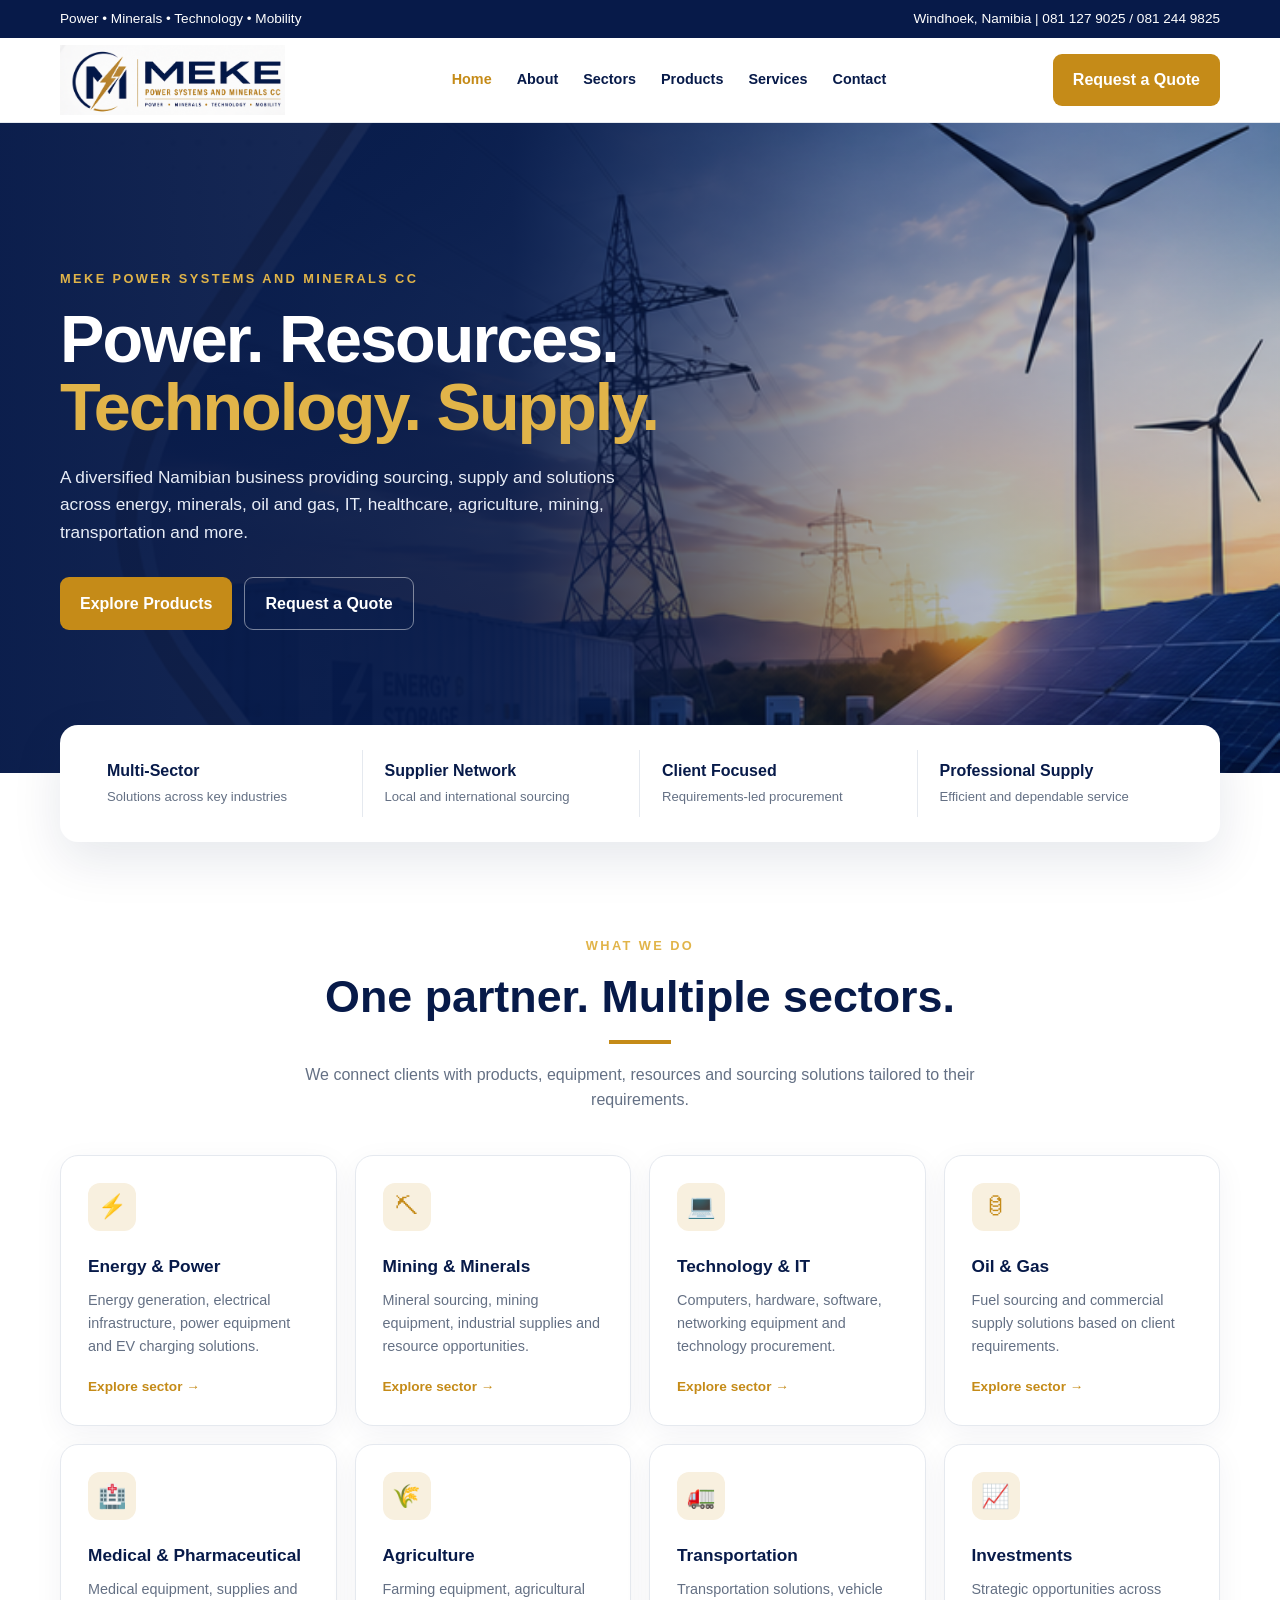
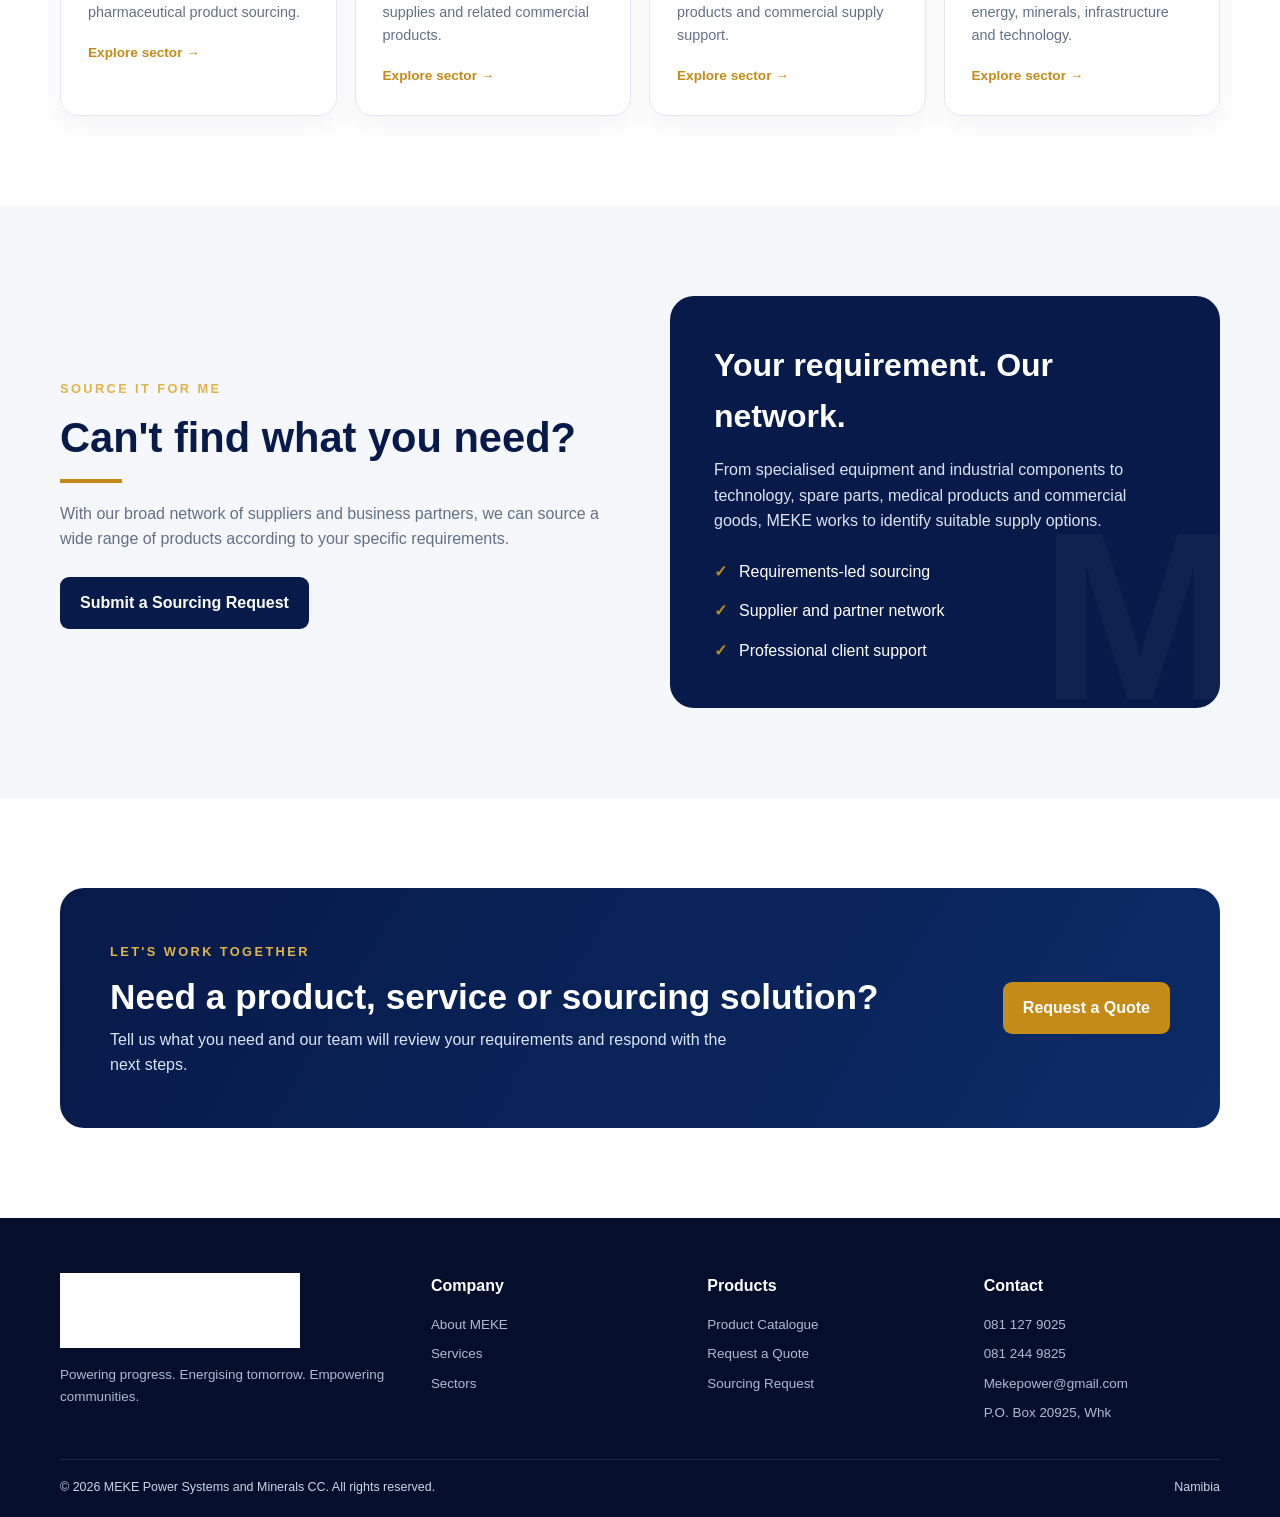
<file: meke_website_v2/index.html>
<!doctype html>
<html lang="en">

<head>
    <meta charset="utf-8">
    <meta name="viewport" content="width=device-width,initial-scale=1">
    <title>MEKE Power Systems and Minerals CC | Power • Resources • Technology</title>
    <meta name="description"
        content="MEKE Power Systems and Minerals CC - diversified sourcing, supply, power, minerals, technology, industrial and commercial solutions.">
    <link rel="stylesheet" href="css/style.css">
</head>

<body>
    <div class="topbar">
        <div class="container"><span>Power • Minerals • Technology • Mobility</span><span>Windhoek, Namibia | 081 127
                9025 / 081 244 9825</span></div>
    </div>
    <header class="navbar">
        <div class="container nav-inner"><a class="brand" href="index.html"><img src="assets/meke-logo.png"
                    alt="MEKE Power Systems and Minerals CC"></a><button class="menu" aria-label="Open menu">☰</button>
            <nav class="nav-links"><a class="active" href="index.html">Home</a><a href="about.html">About</a><a
                    href="sectors.html">Sectors</a><a href="products.html">Products</a><a
                    href="services.html">Services</a><a href="contact.html">Contact</a></nav><a class="nav-cta"
                href="quote.html">Request a Quote</a>
        </div>
    </header>
    <main>
        <section class="hero"><img class="hero-bg" src="assets/hero-energy.png" alt="Energy and power infrastructure">
            <div class="container hero-content">
                <div class="hero-copy"><span class="eyebrow">MEKE POWER SYSTEMS AND MINERALS CC</span>
                    <h1>Power. Resources.<br><span>Technology. Supply.</span></h1>
                    <p>A diversified Namibian business providing sourcing, supply and solutions across energy, minerals,
                        oil and gas, IT, healthcare, agriculture, mining, transportation and more.</p>
                    <div class="hero-actions"><a class="btn btn-gold" href="products.html">Explore Products</a><a
                            class="btn btn-outline" href="quote.html">Request a Quote</a></div>
                </div>
            </div>
        </section>
        <section class="trust-strip">
            <div class="container trust-grid">
                <div class="trust-item"><strong>Multi-Sector</strong><span>Solutions across key industries</span></div>
                <div class="trust-item"><strong>Supplier Network</strong><span>Local and international sourcing</span>
                </div>
                <div class="trust-item"><strong>Client Focused</strong><span>Requirements-led procurement</span></div>
                <div class="trust-item"><strong>Professional Supply</strong><span>Efficient and dependable
                        service</span></div>
            </div>
        </section>
        <section class="section">
            <div class="container">
                <div class="section-head center"><span class="eyebrow">WHAT WE DO</span>
                    <h2>One partner. Multiple sectors.</h2>
                    <div class="gold-line"></div>
                    <p>We connect clients with products, equipment, resources and sourcing solutions tailored to their
                        requirements.</p>
                </div>
                <div class="sector-grid">
                    <article class="card sector-card">
                        <div class="sector-icon">⚡</div>
                        <h3>Energy & Power</h3>
                        <p>Energy generation, electrical infrastructure, power equipment and EV charging solutions.</p>
                        <a href="sectors.html#energy">Explore sector →</a>
                    </article>
                    <article class="card sector-card">
                        <div class="sector-icon">⛏</div>
                        <h3>Mining & Minerals</h3>
                        <p>Mineral sourcing, mining equipment, industrial supplies and resource opportunities.</p><a
                            href="sectors.html#mining">Explore sector →</a>
                    </article>
                    <article class="card sector-card">
                        <div class="sector-icon">💻</div>
                        <h3>Technology & IT</h3>
                        <p>Computers, hardware, software, networking equipment and technology procurement.</p><a
                            href="sectors.html#it">Explore sector →</a>
                    </article>
                    <article class="card sector-card">
                        <div class="sector-icon">🛢</div>
                        <h3>Oil & Gas</h3>
                        <p>Fuel sourcing and commercial supply solutions based on client requirements.</p><a
                            href="sectors.html#oil">Explore sector →</a>
                    </article>
                    <article class="card sector-card">
                        <div class="sector-icon">🏥</div>
                        <h3>Medical & Pharmaceutical</h3>
                        <p>Medical equipment, supplies and pharmaceutical product sourcing.</p><a
                            href="sectors.html#medical">Explore sector →</a>
                    </article>
                    <article class="card sector-card">
                        <div class="sector-icon">🌾</div>
                        <h3>Agriculture</h3>
                        <p>Farming equipment, agricultural supplies and related commercial products.</p><a
                            href="sectors.html#agriculture">Explore sector →</a>
                    </article>
                    <article class="card sector-card">
                        <div class="sector-icon">🚛</div>
                        <h3>Transportation</h3>
                        <p>Transportation solutions, vehicle products and commercial supply support.</p><a
                            href="sectors.html#transport">Explore sector →</a>
                    </article>
                    <article class="card sector-card">
                        <div class="sector-icon">📈</div>
                        <h3>Investments</h3>
                        <p>Strategic opportunities across energy, minerals, infrastructure and technology.</p><a
                            href="sectors.html#investments">Explore sector →</a>
                    </article>
                </div>
            </div>
        </section>
        <section class="section alt">
            <div class="container split">
                <div><span class="eyebrow">SOURCE IT FOR ME</span>
                    <h2 style="color:var(--navy);font-size:2.6rem;line-height:1.1">Can't find what you need?</h2>
                    <div class="gold-line"></div>
                    <p style="color:var(--muted);max-width:620px">With our broad network of suppliers and business
                        partners, we can source a wide range of products according to your specific requirements.</p>
                    <div style="margin-top:25px"><a class="btn btn-navy" href="quote.html?type=sourcing">Submit a
                            Sourcing Request</a></div>
                </div>
                <div class="about-panel">
                    <h3>Your requirement. Our network.</h3>
                    <p>From specialised equipment and industrial components to technology, spare parts, medical products
                        and commercial goods, MEKE works to identify suitable supply options.</p>
                    <div class="checklist">
                        <div class="check"><b>✓</b><span>Requirements-led sourcing</span></div>
                        <div class="check"><b>✓</b><span>Supplier and partner network</span></div>
                        <div class="check"><b>✓</b><span>Professional client support</span></div>
                    </div>
                </div>
            </div>
        </section>
        <section class="section">
            <div class="container">
                <div class="banner">
                    <div><span class="eyebrow">LET'S WORK TOGETHER</span>
                        <h2>Need a product, service or sourcing solution?</h2>
                        <p>Tell us what you need and our team will review your requirements and respond with the next
                            steps.</p>
                    </div><a class="btn btn-gold" href="quote.html">Request a Quote</a>
                </div>
            </div>
        </section>
    </main>
    <footer class="footer">
        <div class="container footer-grid">
            <div class="footer-brand"><img src="assets/meke-logo.png" alt="MEKE">
                <p>Powering progress. Energising tomorrow. Empowering communities.</p>
            </div>
            <div>
                <h4>Company</h4>
                <ul>
                    <li><a href="about.html">About MEKE</a></li>
                    <li><a href="services.html">Services</a></li>
                    <li><a href="sectors.html">Sectors</a></li>
                </ul>
            </div>
            <div>
                <h4>Products</h4>
                <ul>
                    <li><a href="products.html">Product Catalogue</a></li>
                    <li><a href="quote.html">Request a Quote</a></li>
                    <li><a href="quote.html?type=sourcing">Sourcing Request</a></li>
                </ul>
            </div>
            <div>
                <h4>Contact</h4>
                <ul>
                    <li>081 127 9025</li>
                    <li>081 244 9825</li>
                    <li>Mekepower@gmail.com</li>
                    <li>P.O. Box 20925, Whk</li>
                </ul>
            </div>
        </div>
        <div class="container copyright"><span>© <span id="year"></span> MEKE Power Systems and Minerals CC. All rights
                reserved.</span><span>Namibia</span></div>
    </footer>
    <script src="js/main.js"></script>
</body>

</html>
</file>
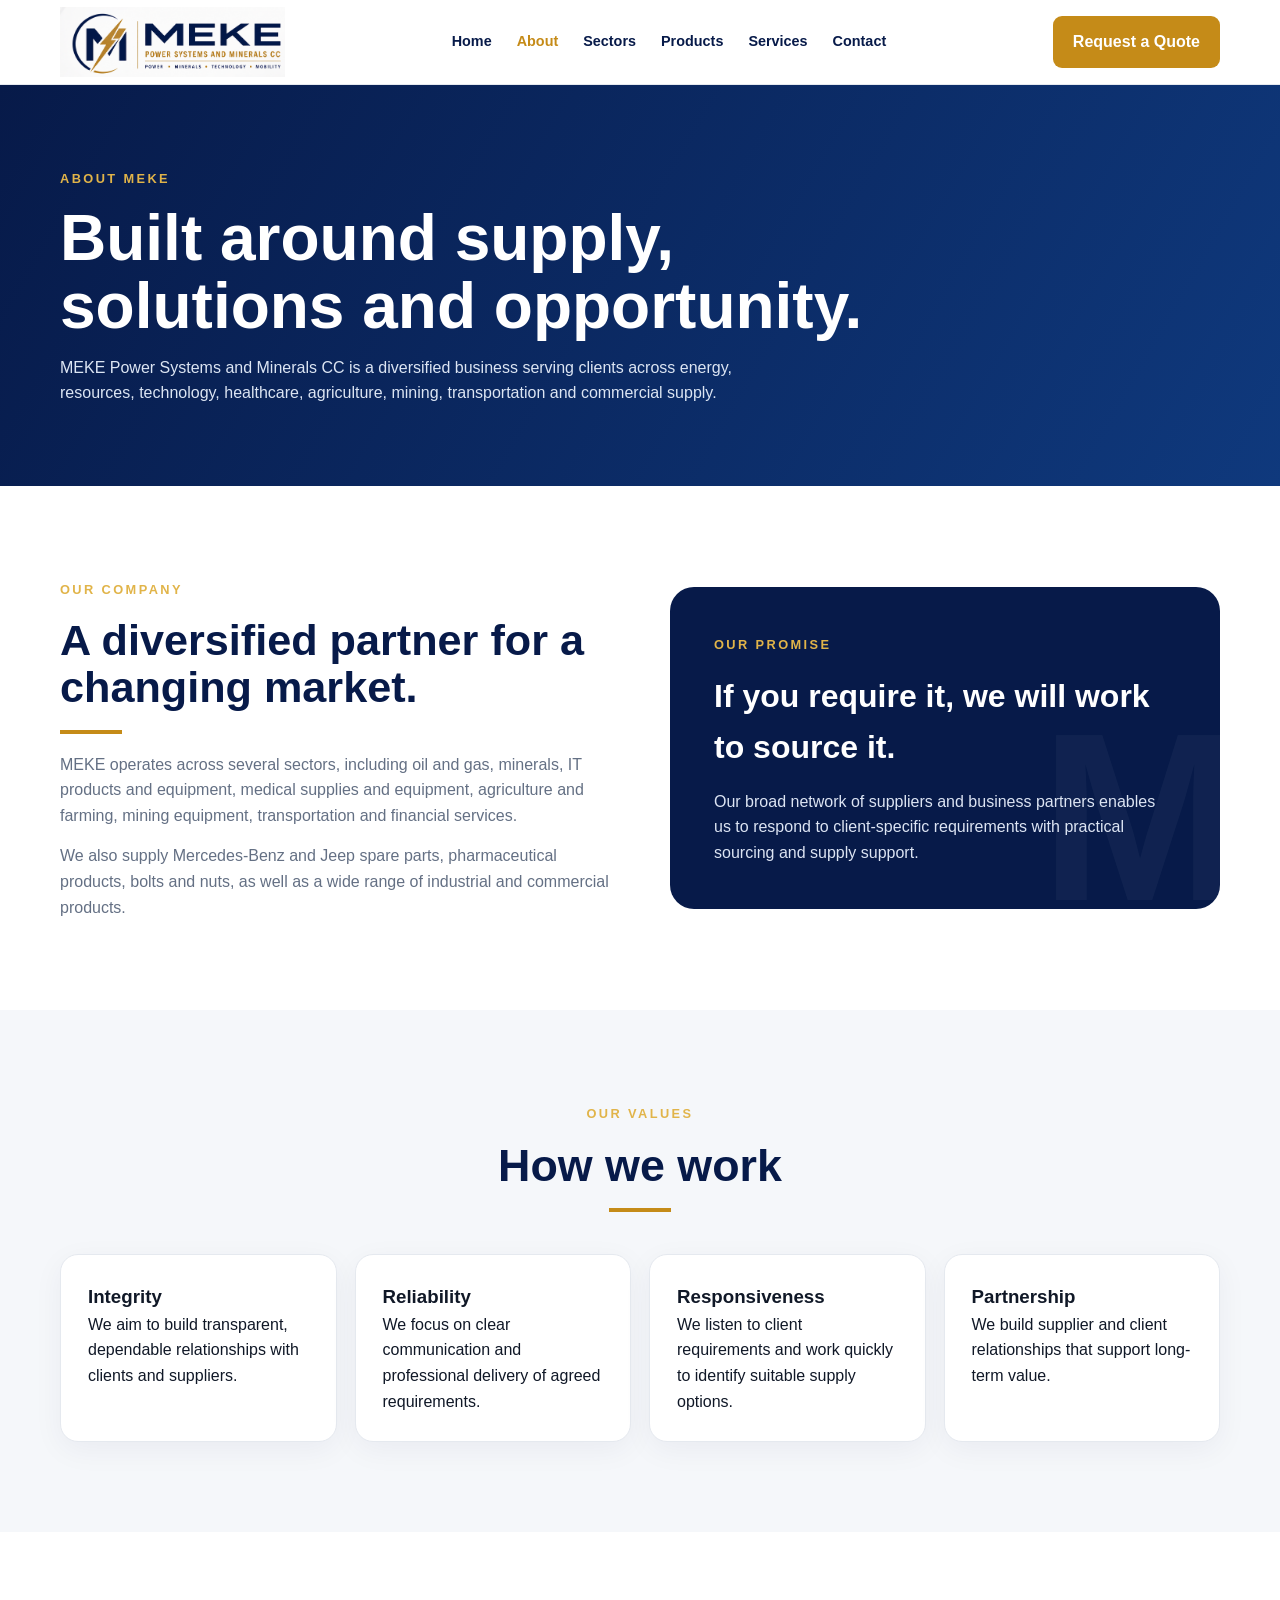
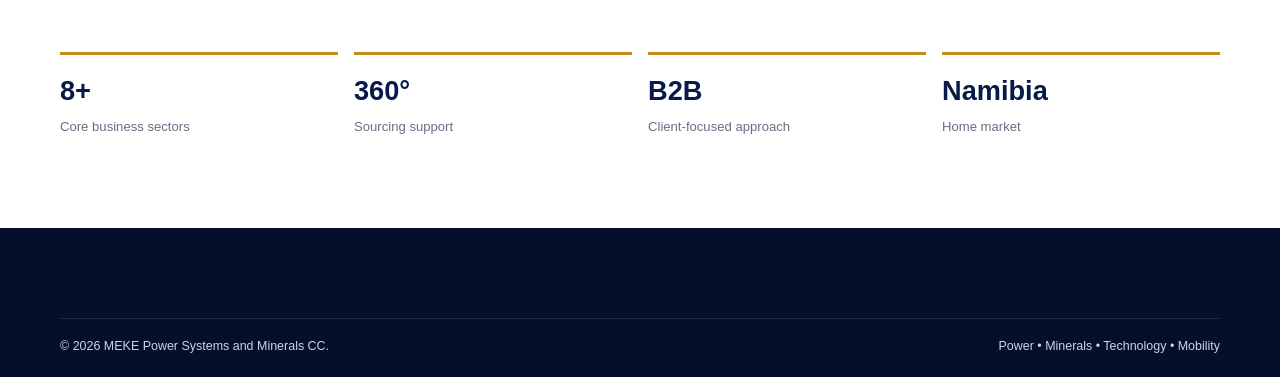
<file: meke_website_v2/about.html>
<!doctype html>
<html lang="en">

<head>
    <meta charset="utf-8">
    <meta name="viewport" content="width=device-width,initial-scale=1">
    <title>About | MEKE Power Systems and Minerals CC</title>
    <link rel="stylesheet" href="css/style.css">
</head>

<body>
    <header class="navbar">
        <div class="container nav-inner"><a class="brand" href="index.html"><img src="assets/meke-logo.png"
                    alt="MEKE"></a><button class="menu">☰</button>
            <nav class="nav-links"><a href="index.html">Home</a><a class="active" href="about.html">About</a><a
                    href="sectors.html">Sectors</a><a href="products.html">Products</a><a
                    href="services.html">Services</a><a href="contact.html">Contact</a></nav><a class="nav-cta"
                href="quote.html">Request a Quote</a>
        </div>
    </header>
    <section class="page-hero">
        <div class="container"><span class="eyebrow">ABOUT MEKE</span>
            <h1>Built around supply,<br>solutions and opportunity.</h1>
            <p>MEKE Power Systems and Minerals CC is a diversified business serving clients across energy, resources,
                technology, healthcare, agriculture, mining, transportation and commercial supply.</p>
        </div>
    </section>
    <section class="section">
        <div class="container split">
            <div><span class="eyebrow">OUR COMPANY</span>
                <h2 style="font-size:2.7rem;color:var(--navy);line-height:1.1">A diversified partner for a changing
                    market.</h2>
                <div class="gold-line"></div>
                <p style="color:var(--muted)">MEKE operates across several sectors, including oil and gas, minerals, IT
                    products and equipment, medical supplies and equipment, agriculture and farming, mining equipment,
                    transportation and financial services.</p>
                <p style="color:var(--muted);margin-top:15px">We also supply Mercedes-Benz and Jeep spare parts,
                    pharmaceutical products, bolts and nuts, as well as a wide range of industrial and commercial
                    products.</p>
            </div>
            <div class="about-panel"><span class="eyebrow">OUR PROMISE</span>
                <h3>If you require it, we will work to source it.</h3>
                <p>Our broad network of suppliers and business partners enables us to respond to client-specific
                    requirements with practical sourcing and supply support.</p>
            </div>
        </div>
    </section>
    <section class="section alt">
        <div class="container">
            <div class="section-head center"><span class="eyebrow">OUR VALUES</span>
                <h2>How we work</h2>
                <div class="gold-line"></div>
            </div>
            <div class="sector-grid">
                <div class="card">
                    <h3>Integrity</h3>
                    <p>We aim to build transparent, dependable relationships with clients and suppliers.</p>
                </div>
                <div class="card">
                    <h3>Reliability</h3>
                    <p>We focus on clear communication and professional delivery of agreed requirements.</p>
                </div>
                <div class="card">
                    <h3>Responsiveness</h3>
                    <p>We listen to client requirements and work quickly to identify suitable supply options.</p>
                </div>
                <div class="card">
                    <h3>Partnership</h3>
                    <p>We build supplier and client relationships that support long-term value.</p>
                </div>
            </div>
        </div>
    </section>
    <section class="section">
        <div class="container">
            <div class="stats">
                <div class="stat"><strong>8+</strong><span>Core business sectors</span></div>
                <div class="stat"><strong>360°</strong><span>Sourcing support</span></div>
                <div class="stat"><strong>B2B</strong><span>Client-focused approach</span></div>
                <div class="stat"><strong>Namibia</strong><span>Home market</span></div>
            </div>
        </div>
    </section>
    <footer class="footer">
        <div class="container copyright"><span>© <span id="year"></span> MEKE Power Systems and Minerals
                CC.</span><span>Power • Minerals • Technology • Mobility</span></div>
    </footer>
    <script src="js/main.js"></script>
</body>

</html>
</file>
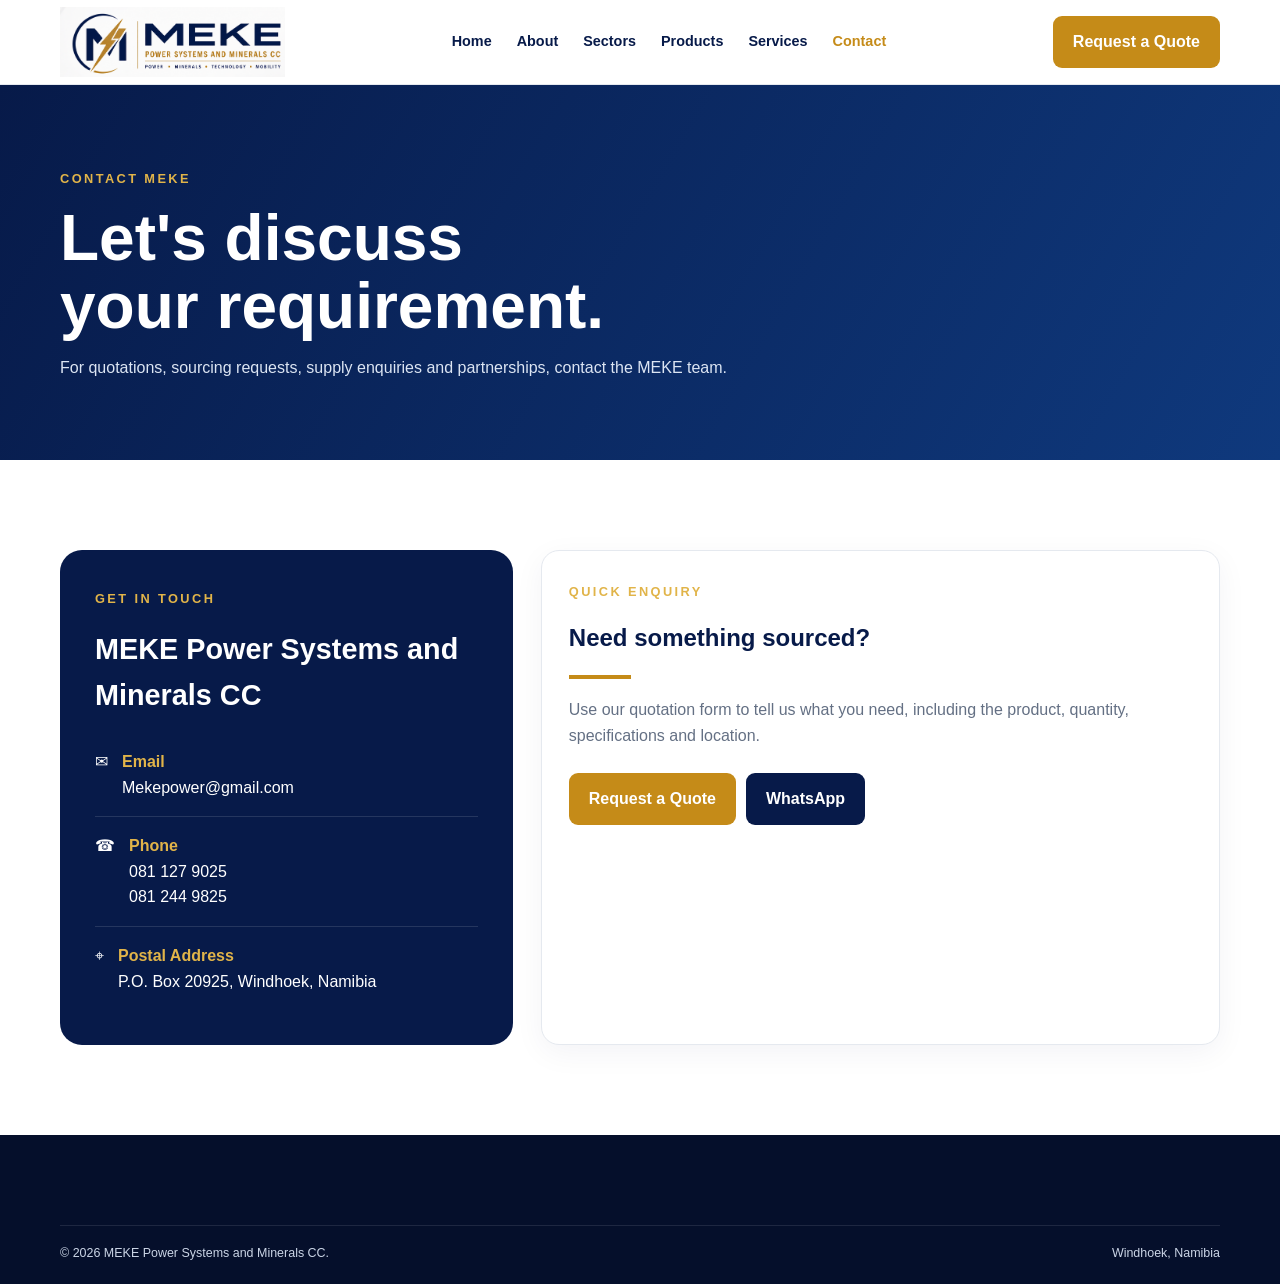
<file: meke_website_v2/contact.html>
<!doctype html>
<html lang="en">

<head>
    <meta charset="utf-8">
    <meta name="viewport" content="width=device-width,initial-scale=1">
    <title>Contact | MEKE Power Systems and Minerals CC</title>
    <link rel="stylesheet" href="css/style.css">
</head>

<body>
    <header class="navbar">
        <div class="container nav-inner"><a class="brand" href="index.html"><img src="assets/meke-logo.png"
                    alt="MEKE"></a><button class="menu">☰</button>
            <nav class="nav-links"><a href="index.html">Home</a><a href="about.html">About</a><a
                    href="sectors.html">Sectors</a><a href="products.html">Products</a><a
                    href="services.html">Services</a><a class="active" href="contact.html">Contact</a></nav><a
                class="nav-cta" href="quote.html">Request a Quote</a>
        </div>
    </header>
    <section class="page-hero">
        <div class="container"><span class="eyebrow">CONTACT MEKE</span>
            <h1>Let's discuss<br>your requirement.</h1>
            <p>For quotations, sourcing requests, supply enquiries and partnerships, contact the MEKE team.</p>
        </div>
    </section>
    <section class="section">
        <div class="container contact-grid">
            <div class="contact-card"><span class="eyebrow">GET IN TOUCH</span>
                <h3>MEKE Power Systems and Minerals CC</h3>
                <div class="contact-row">
                    <div>✉</div>
                    <div><b>Email</b><a href="mailto:Mekepower@gmail.com">Mekepower@gmail.com</a></div>
                </div>
                <div class="contact-row">
                    <div>☎</div>
                    <div><b>Phone</b><a href="tel:+264811279025">081 127 9025</a><br><a href="tel:+264812449825">081 244
                            9825</a></div>
                </div>
                <div class="contact-row">
                    <div>⌖</div>
                    <div><b>Postal Address</b>P.O. Box 20925, Windhoek, Namibia</div>
                </div>
            </div>
            <div class="card"><span class="eyebrow">QUICK ENQUIRY</span>
                <h2 style="color:var(--navy)">Need something sourced?</h2>
                <div class="gold-line"></div>
                <p style="color:var(--muted)">Use our quotation form to tell us what you need, including the product,
                    quantity, specifications and location.</p>
                <div style="display:flex;gap:10px;flex-wrap:wrap;margin-top:25px"><a class="btn btn-gold"
                        href="quote.html">Request a Quote</a><a class="btn btn-navy"
                        href="https://wa.me/264811279025?text=Hello%20MEKE%2C%20I%20would%20like%20to%20make%20an%20enquiry."
                        target="_blank">WhatsApp</a></div>
            </div>
        </div>
    </section>
    <footer class="footer">
        <div class="container copyright"><span>© <span id="year"></span> MEKE Power Systems and Minerals
                CC.</span><span>Windhoek, Namibia</span></div>
    </footer>
    <script src="js/main.js"></script>
</body>

</html>
</file>
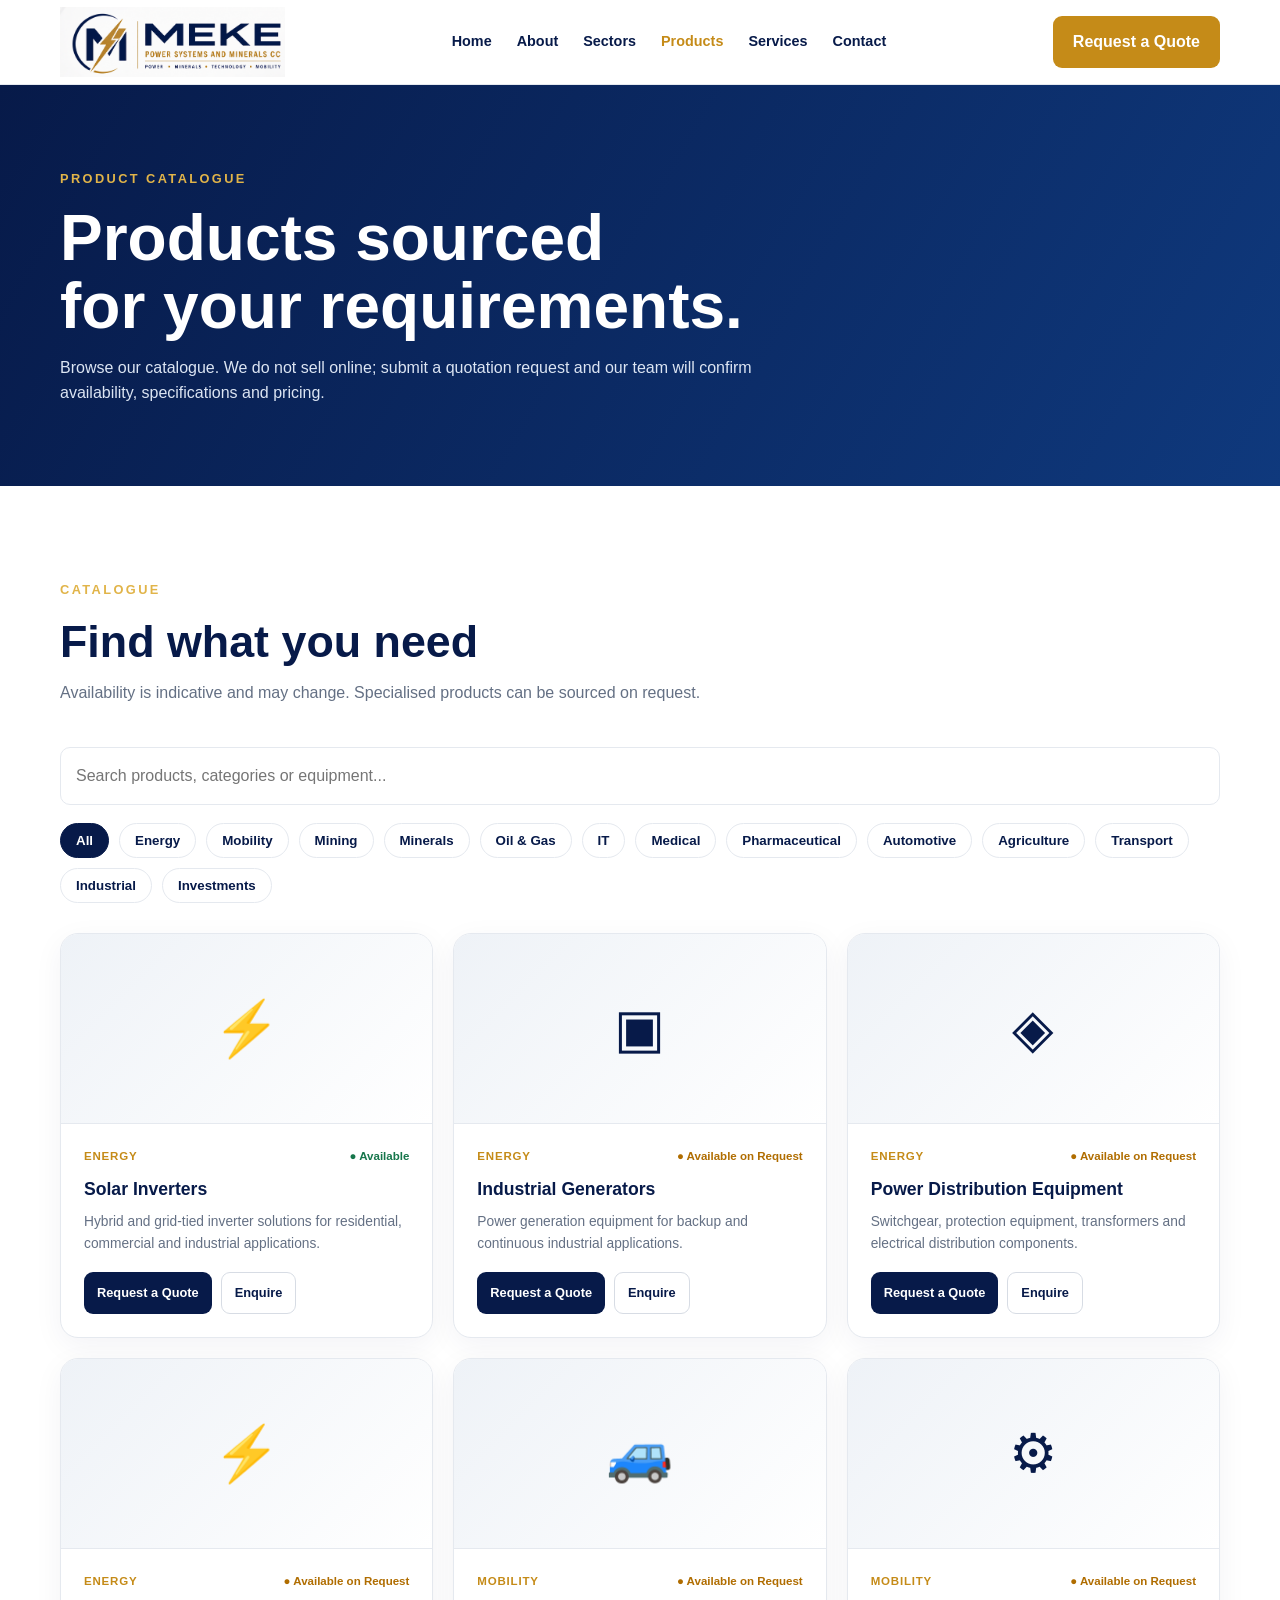
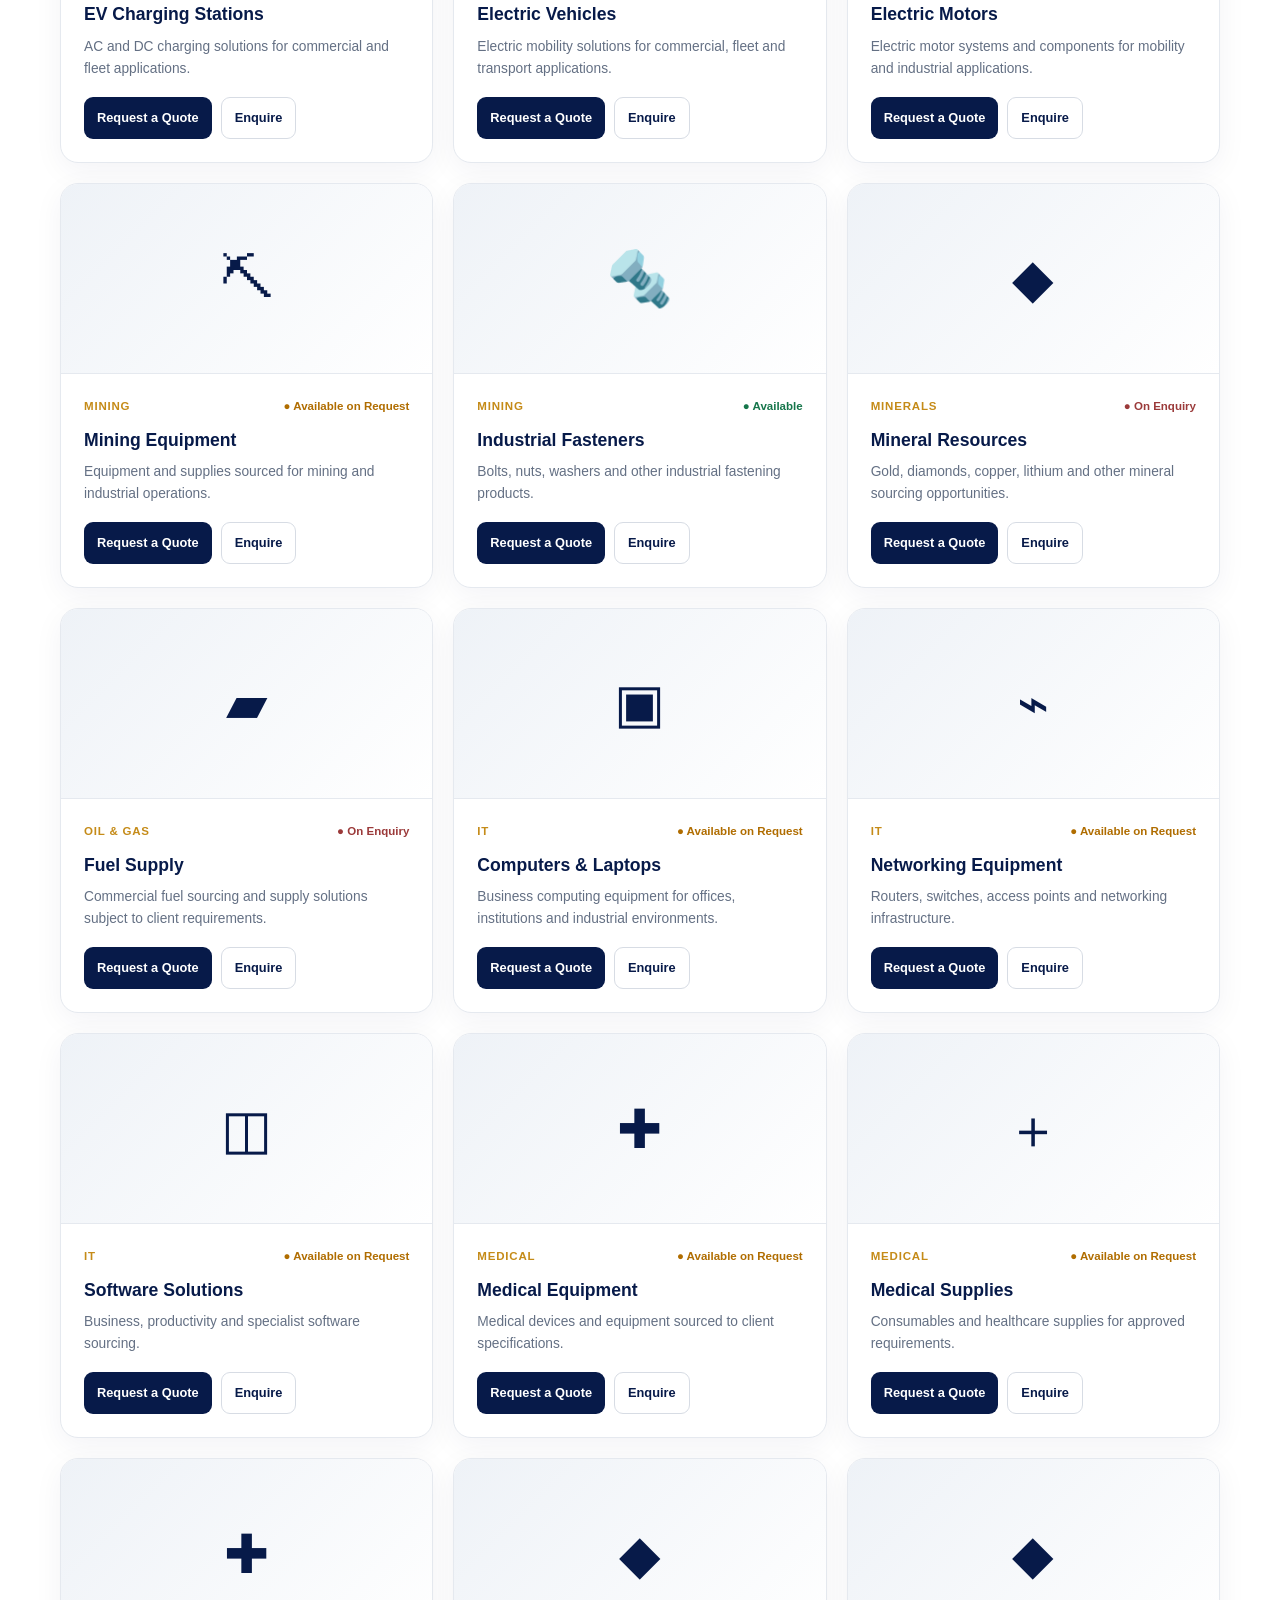
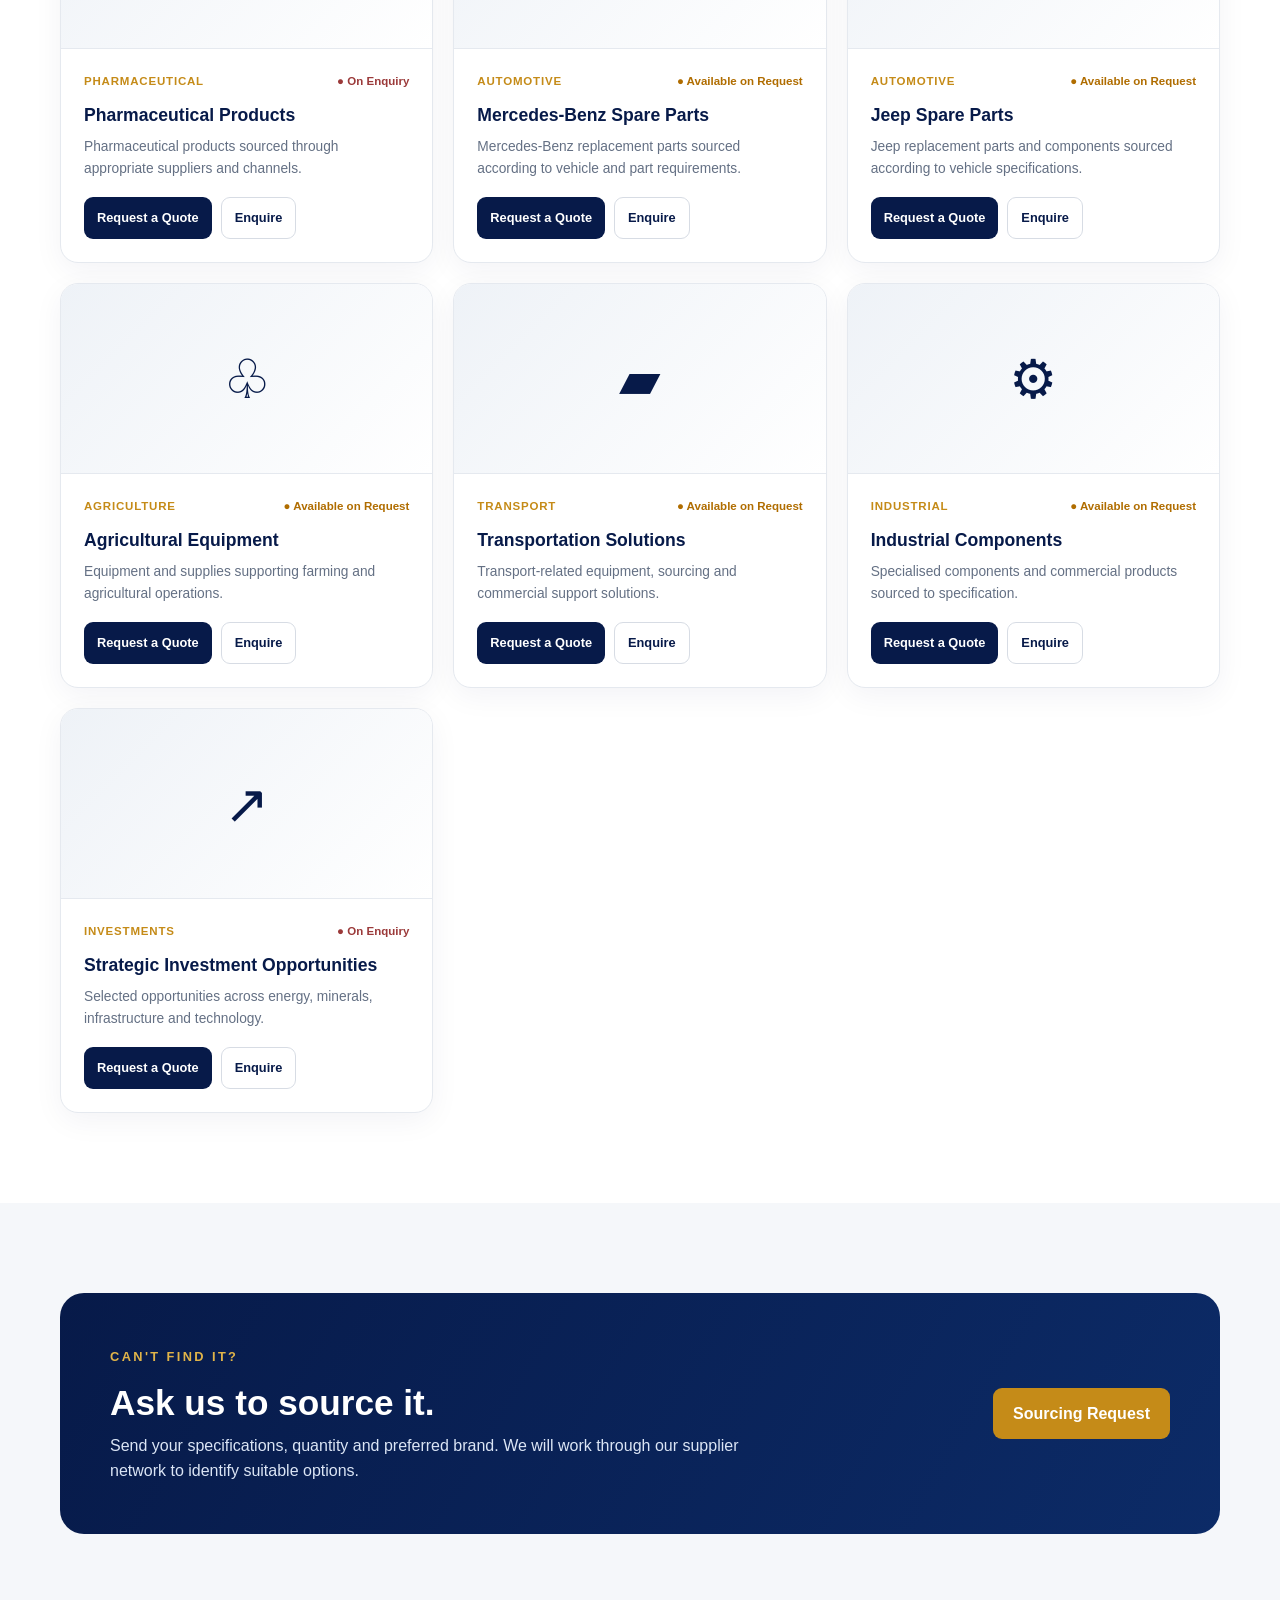
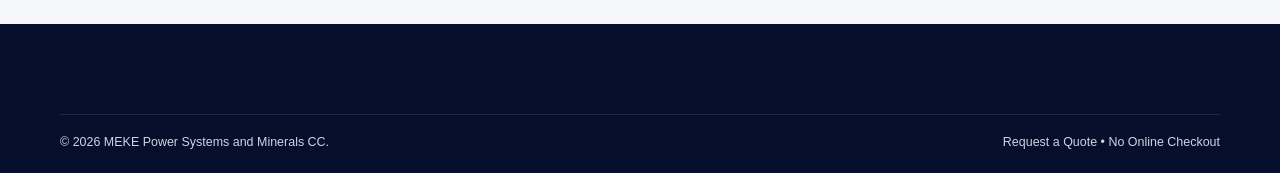
<file: meke_website_v2/products.html>
<!doctype html>
<html lang="en">

<head>
    <meta charset="utf-8">
    <meta name="viewport" content="width=device-width,initial-scale=1">
    <title>Products | MEKE Power Systems and Minerals CC</title>
    <link rel="stylesheet" href="css/style.css">
</head>

<body>
    <header class="navbar">
        <div class="container nav-inner"><a class="brand" href="index.html"><img src="assets/meke-logo.png"
                    alt="MEKE"></a><button class="menu">☰</button>
            <nav class="nav-links"><a href="index.html">Home</a><a href="about.html">About</a><a
                    href="sectors.html">Sectors</a><a class="active" href="products.html">Products</a><a
                    href="services.html">Services</a><a href="contact.html">Contact</a></nav><a class="nav-cta"
                href="quote.html">Request a Quote</a>
        </div>
    </header>
    <section class="page-hero">
        <div class="container"><span class="eyebrow">PRODUCT CATALOGUE</span>
            <h1>Products sourced<br>for your requirements.</h1>
            <p>Browse our catalogue. We do not sell online; submit a quotation request and our team will confirm
                availability, specifications and pricing.</p>
        </div>
    </section>
    <section class="section">
        <div class="container">
            <div class="section-head"><span class="eyebrow">CATALOGUE</span>
                <h2>Find what you need</h2>
                <p>Availability is indicative and may change. Specialised products can be sourced on request.</p>
            </div><input id="search" aria-label="Search products"
                placeholder="Search products, categories or equipment..."
                style="width:100%;padding:15px;border:1px solid var(--line);border-radius:10px;margin-bottom:18px;font:inherit">
            <div id="filters" class="filters"></div>
            <div id="product-grid" class="product-grid"></div>
        </div>
    </section>
    <section class="section alt">
        <div class="container">
            <div class="banner">
                <div><span class="eyebrow">CAN'T FIND IT?</span>
                    <h2>Ask us to source it.</h2>
                    <p>Send your specifications, quantity and preferred brand. We will work through our supplier network
                        to identify suitable options.</p>
                </div><a class="btn btn-gold" href="quote.html?type=sourcing">Sourcing Request</a>
            </div>
        </div>
    </section>
    <footer class="footer">
        <div class="container copyright"><span>© <span id="year"></span> MEKE Power Systems and Minerals
                CC.</span><span>Request a Quote • No Online Checkout</span></div>
    </footer>
    <script src="js/main.js"></script>
    <script src="js/products.js"></script>
</body>

</html>
</file>
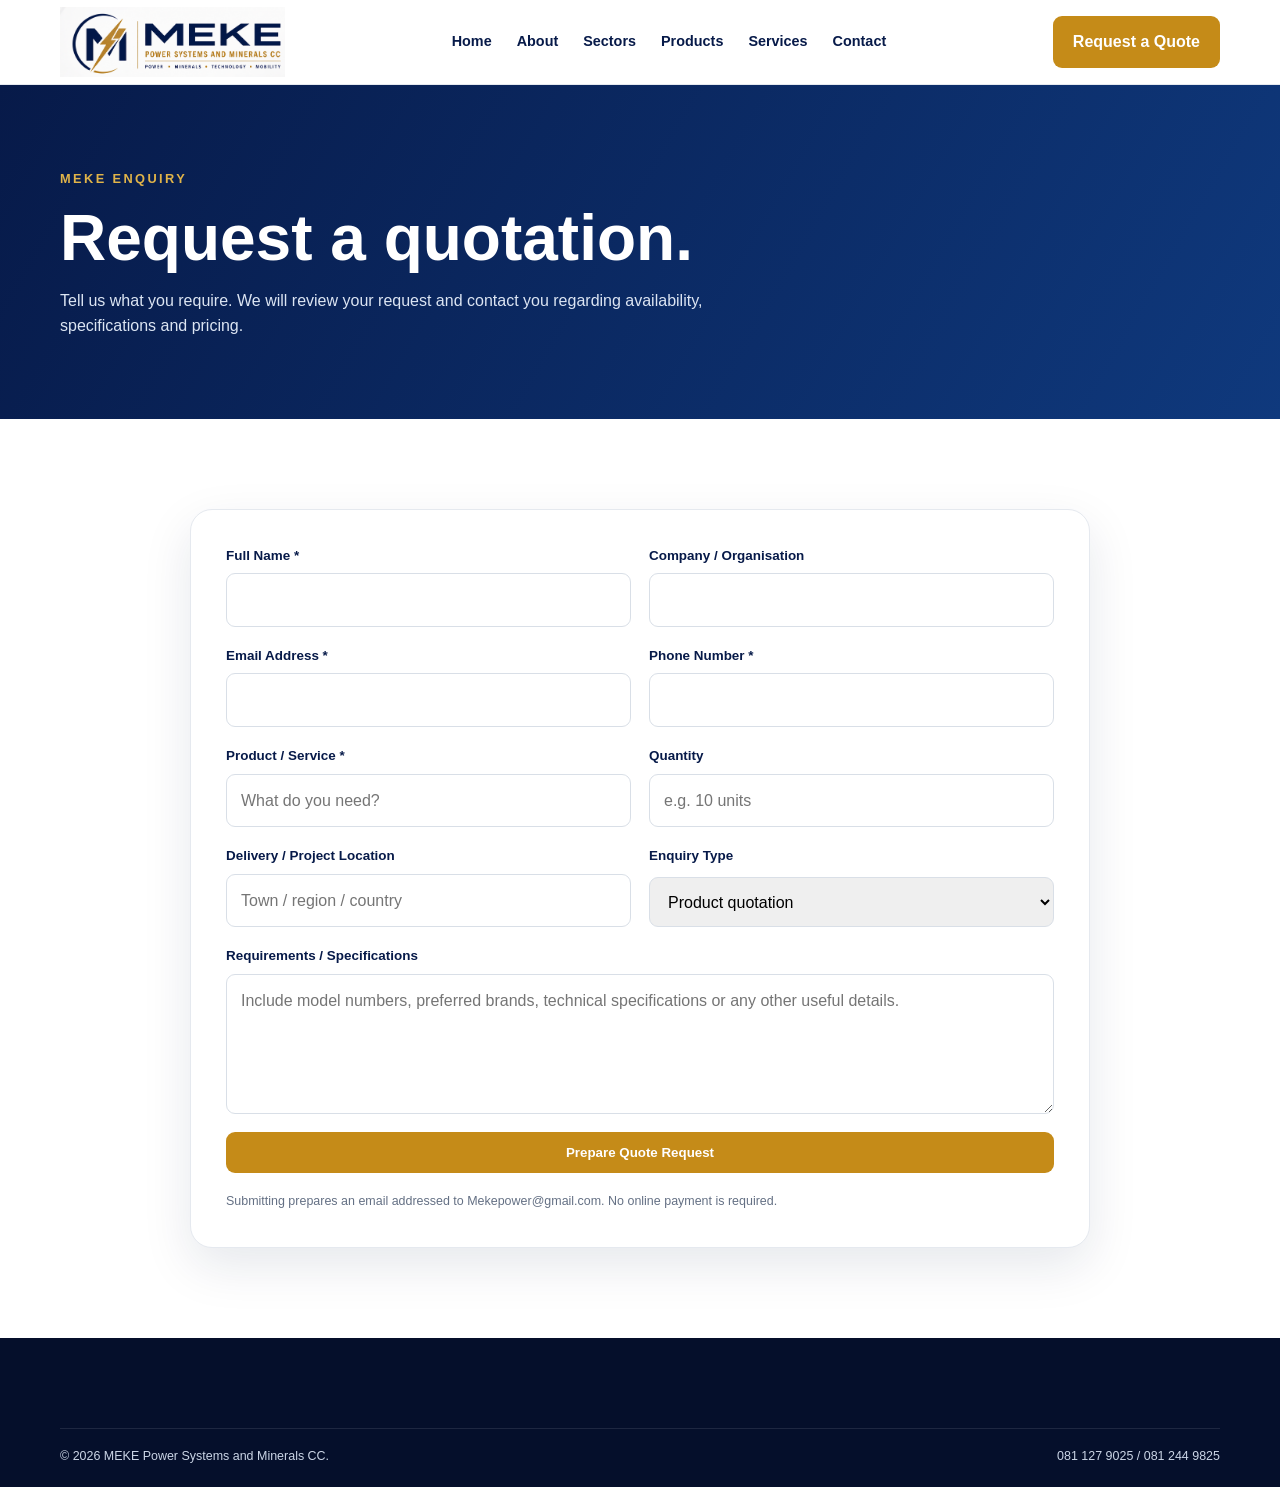
<file: meke_website_v2/quote.html>
<!doctype html>
<html lang="en">

<head>
    <meta charset="utf-8">
    <meta name="viewport" content="width=device-width,initial-scale=1">
    <title>Request a Quote | MEKE Power Systems and Minerals CC</title>
    <link rel="stylesheet" href="css/style.css">
</head>

<body>
    <header class="navbar">
        <div class="container nav-inner"><a class="brand" href="index.html"><img src="assets/meke-logo.png"
                    alt="MEKE"></a><button class="menu">☰</button>
            <nav class="nav-links"><a href="index.html">Home</a><a href="about.html">About</a><a
                    href="sectors.html">Sectors</a><a href="products.html">Products</a><a
                    href="services.html">Services</a><a href="contact.html">Contact</a></nav><a class="nav-cta"
                href="quote.html">Request a Quote</a>
        </div>
    </header>
    <section class="page-hero">
        <div class="container"><span class="eyebrow">MEKE ENQUIRY</span>
            <h1>Request a quotation.</h1>
            <p>Tell us what you require. We will review your request and contact you regarding availability,
                specifications and pricing.</p>
        </div>
    </section>
    <section class="section">
        <div class="container">
            <div class="form-wrap">
                <form id="quote-form">
                    <div class="form-grid">
                        <div class="field"><label for="name">Full Name *</label><input id="name" name="name" required>
                        </div>
                        <div class="field"><label for="company">Company / Organisation</label><input id="company"
                                name="company"></div>
                        <div class="field"><label for="email">Email Address *</label><input id="email" type="email"
                                name="email" required></div>
                        <div class="field"><label for="phone">Phone Number *</label><input id="phone" name="phone"
                                required></div>
                        <div class="field"><label for="product">Product / Service *</label><input id="product"
                                name="product" required placeholder="What do you need?"></div>
                        <div class="field"><label for="quantity">Quantity</label><input id="quantity" name="quantity"
                                placeholder="e.g. 10 units"></div>
                        <div class="field"><label for="location">Delivery / Project Location</label><input id="location"
                                name="location" placeholder="Town / region / country"></div>
                        <div class="field"><label for="type">Enquiry Type</label><select id="type" name="type">
                                <option>Product quotation</option>
                                <option>Sourcing request</option>
                                <option>Service enquiry</option>
                                <option>Partnership / investment enquiry</option>
                            </select></div>
                        <div class="field full"><label for="message">Requirements / Specifications</label><textarea
                                id="message" name="message"
                                placeholder="Include model numbers, preferred brands, technical specifications or any other useful details."></textarea>
                        </div>
                        <div class="field full"><button class="btn btn-gold" type="submit">Prepare Quote
                                Request</button>
                            <p class="form-note">Submitting prepares an email addressed to Mekepower@gmail.com. No
                                online payment is required.</p>
                            <div class="quote-success">Your request has been prepared. Please complete the email send
                                step in your email application.</div>
                        </div>
                    </div>
                </form>
            </div>
        </div>
    </section>
    <footer class="footer">
        <div class="container copyright"><span>© <span id="year"></span> MEKE Power Systems and Minerals
                CC.</span><span>081 127 9025 / 081 244 9825</span></div>
    </footer>
    <script src="js/main.js"></script>
</body>

</html>
</file>
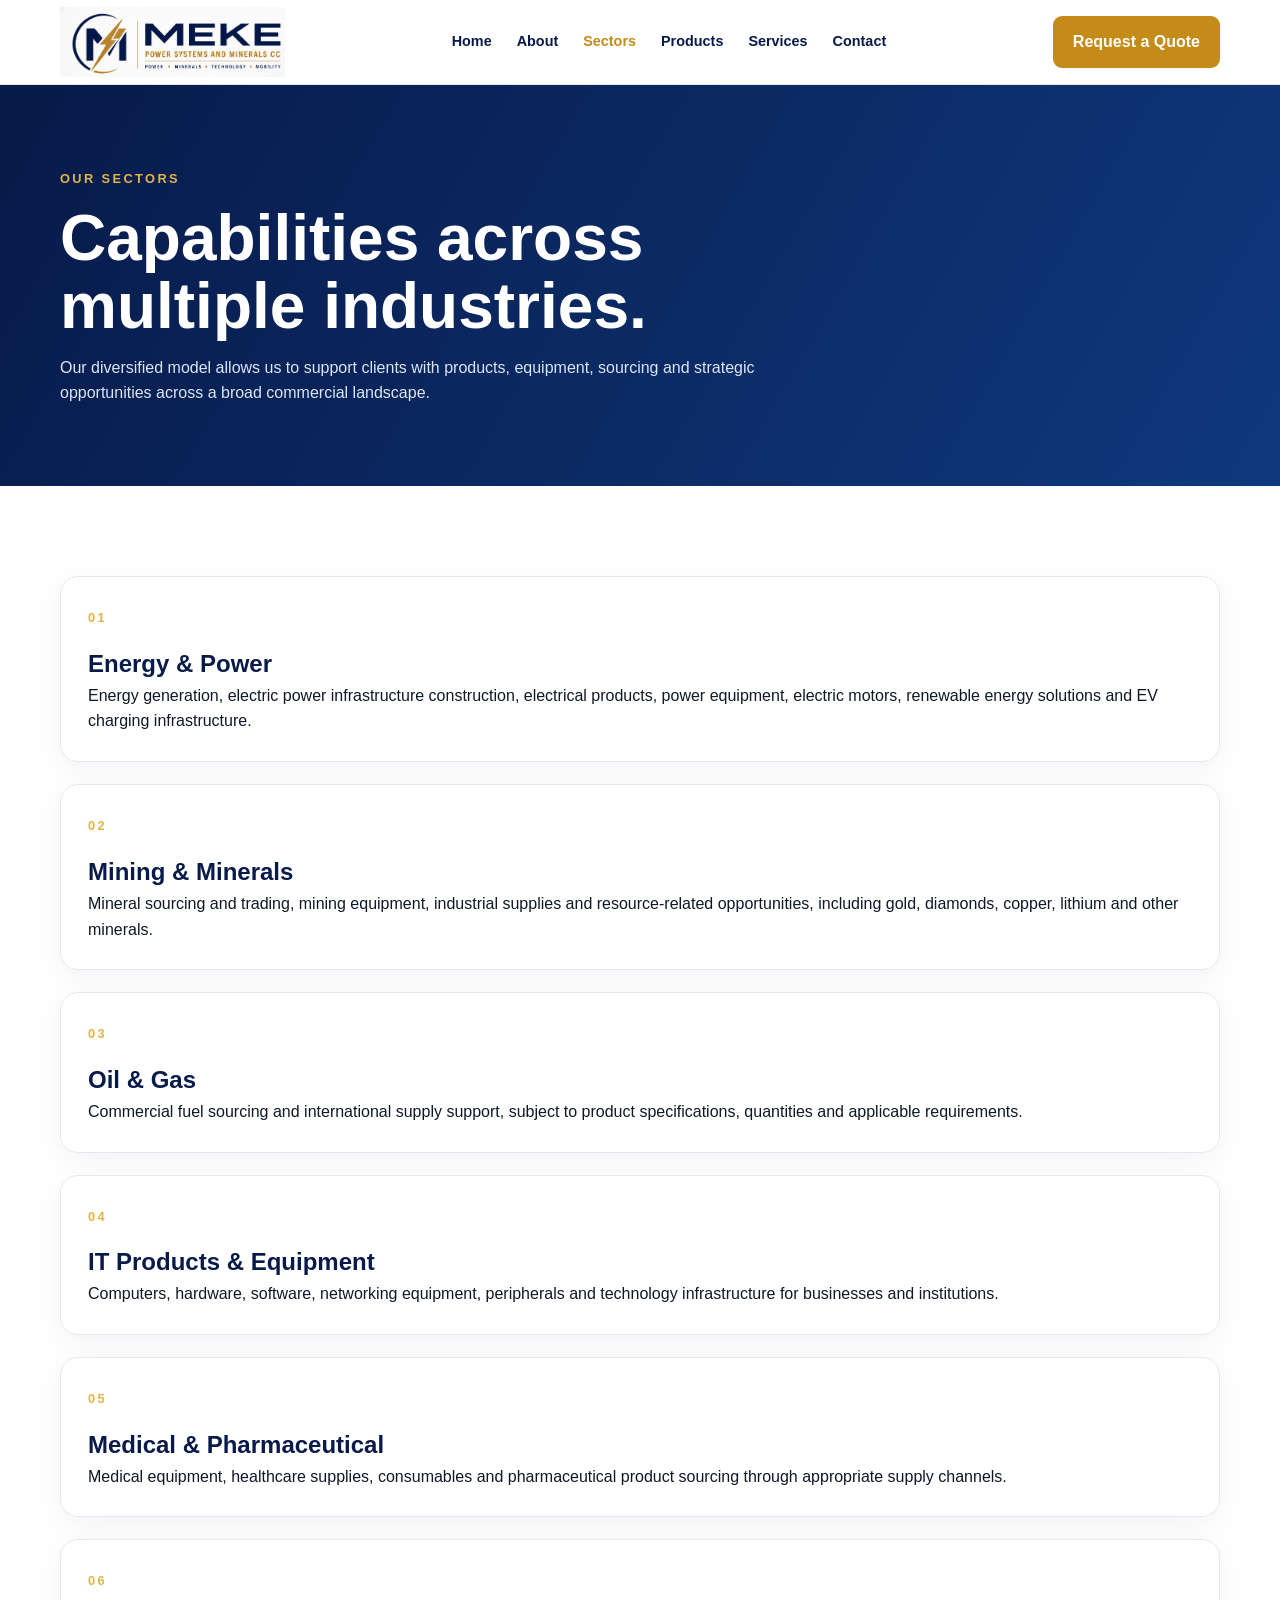
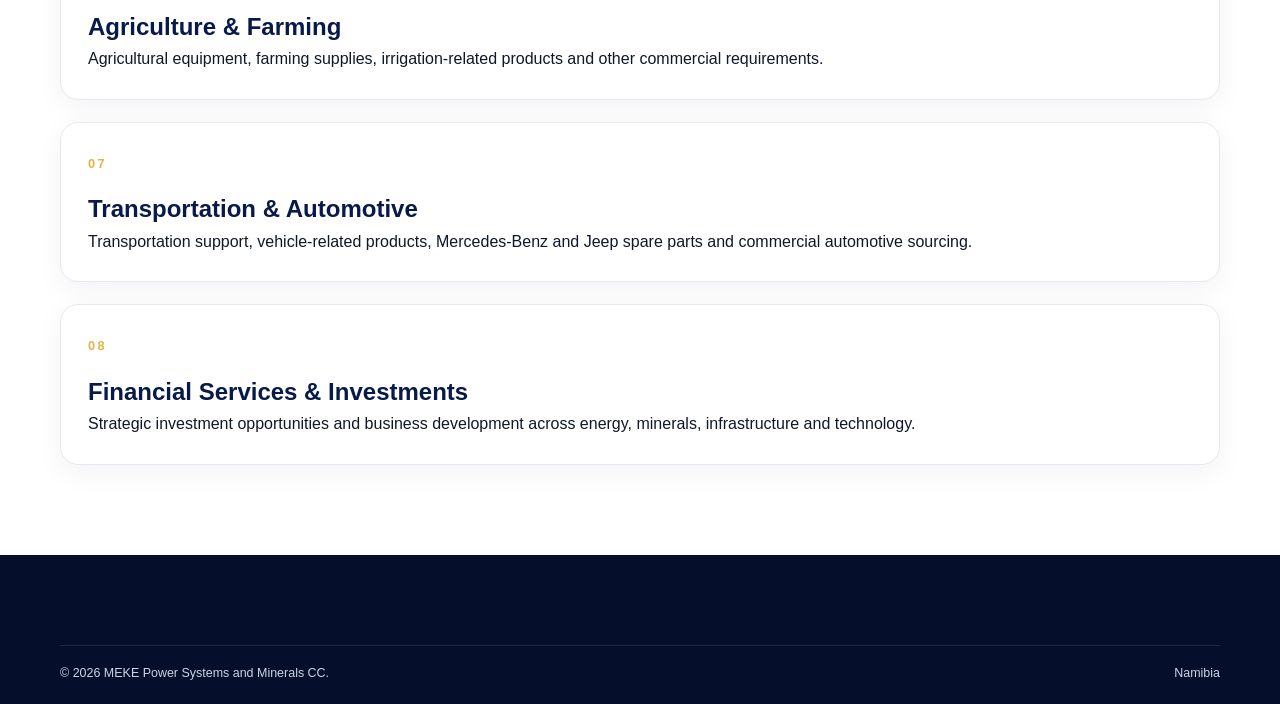
<file: meke_website_v2/sectors.html>
<!doctype html>
<html lang="en">

<head>
    <meta charset="utf-8">
    <meta name="viewport" content="width=device-width,initial-scale=1">
    <title>Sectors | MEKE Power Systems and Minerals CC</title>
    <link rel="stylesheet" href="css/style.css">
</head>

<body>
    <header class="navbar">
        <div class="container nav-inner"><a class="brand" href="index.html"><img src="assets/meke-logo.png"
                    alt="MEKE"></a><button class="menu">☰</button>
            <nav class="nav-links"><a href="index.html">Home</a><a href="about.html">About</a><a class="active"
                    href="sectors.html">Sectors</a><a href="products.html">Products</a><a
                    href="services.html">Services</a><a href="contact.html">Contact</a></nav><a class="nav-cta"
                href="quote.html">Request a Quote</a>
        </div>
    </header>
    <section class="page-hero">
        <div class="container"><span class="eyebrow">OUR SECTORS</span>
            <h1>Capabilities across<br>multiple industries.</h1>
            <p>Our diversified model allows us to support clients with products, equipment, sourcing and strategic
                opportunities across a broad commercial landscape.</p>
        </div>
    </section>
    <section class="section">
        <div class="container" style="display:grid;gap:22px">
            <article id="energy" class="card"><span class="eyebrow">01</span>
                <h2 style="color:var(--navy)">Energy & Power</h2>
                <p>Energy generation, electric power infrastructure construction, electrical products, power equipment,
                    electric motors, renewable energy solutions and EV charging infrastructure.</p>
            </article>
            <article id="mining" class="card"><span class="eyebrow">02</span>
                <h2 style="color:var(--navy)">Mining & Minerals</h2>
                <p>Mineral sourcing and trading, mining equipment, industrial supplies and resource-related
                    opportunities, including gold, diamonds, copper, lithium and other minerals.</p>
            </article>
            <article id="oil" class="card"><span class="eyebrow">03</span>
                <h2 style="color:var(--navy)">Oil & Gas</h2>
                <p>Commercial fuel sourcing and international supply support, subject to product specifications,
                    quantities and applicable requirements.</p>
            </article>
            <article id="it" class="card"><span class="eyebrow">04</span>
                <h2 style="color:var(--navy)">IT Products & Equipment</h2>
                <p>Computers, hardware, software, networking equipment, peripherals and technology infrastructure for
                    businesses and institutions.</p>
            </article>
            <article id="medical" class="card"><span class="eyebrow">05</span>
                <h2 style="color:var(--navy)">Medical & Pharmaceutical</h2>
                <p>Medical equipment, healthcare supplies, consumables and pharmaceutical product sourcing through
                    appropriate supply channels.</p>
            </article>
            <article id="agriculture" class="card"><span class="eyebrow">06</span>
                <h2 style="color:var(--navy)">Agriculture & Farming</h2>
                <p>Agricultural equipment, farming supplies, irrigation-related products and other commercial
                    requirements.</p>
            </article>
            <article id="transport" class="card"><span class="eyebrow">07</span>
                <h2 style="color:var(--navy)">Transportation & Automotive</h2>
                <p>Transportation support, vehicle-related products, Mercedes-Benz and Jeep spare parts and commercial
                    automotive sourcing.</p>
            </article>
            <article id="investments" class="card"><span class="eyebrow">08</span>
                <h2 style="color:var(--navy)">Financial Services & Investments</h2>
                <p>Strategic investment opportunities and business development across energy, minerals, infrastructure
                    and technology.</p>
            </article>
        </div>
    </section>
    <footer class="footer">
        <div class="container copyright"><span>© <span id="year"></span> MEKE Power Systems and Minerals
                CC.</span><span>Namibia</span></div>
    </footer>
    <script src="js/main.js"></script>
</body>

</html>
</file>
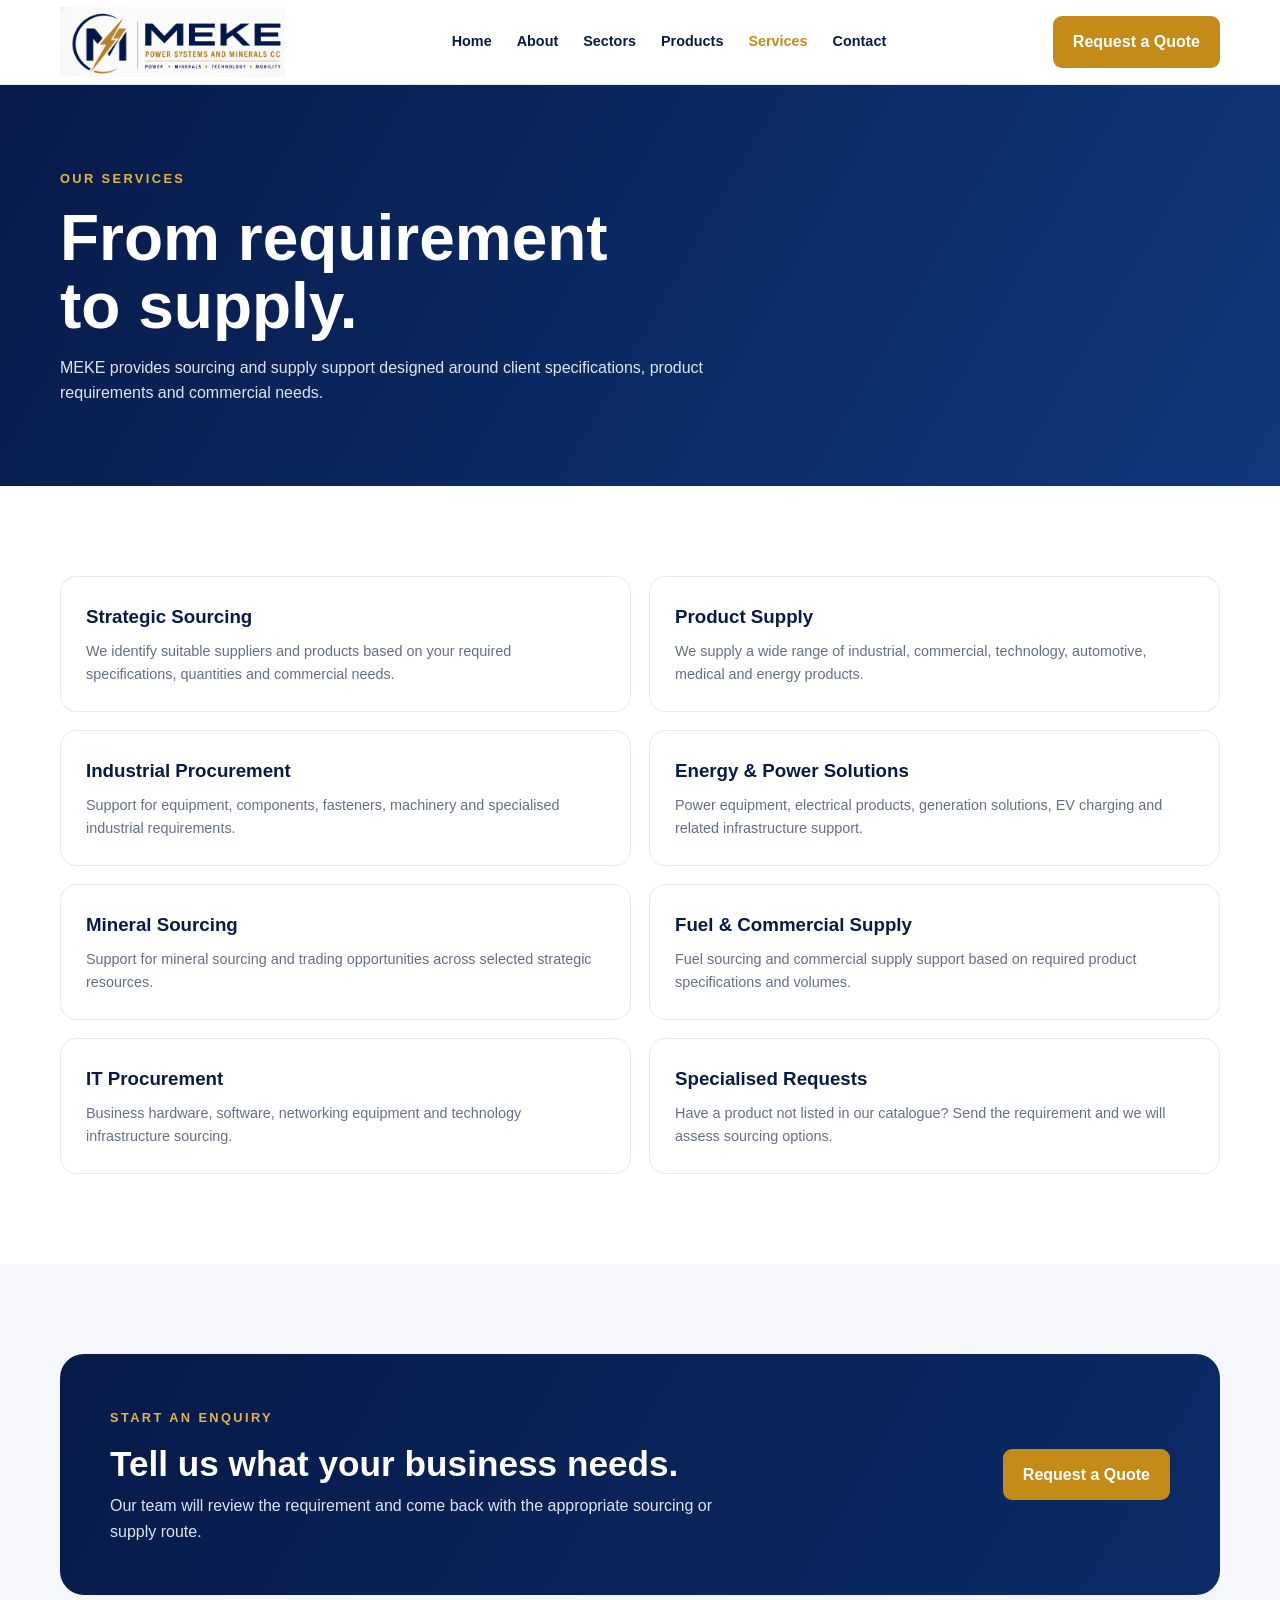
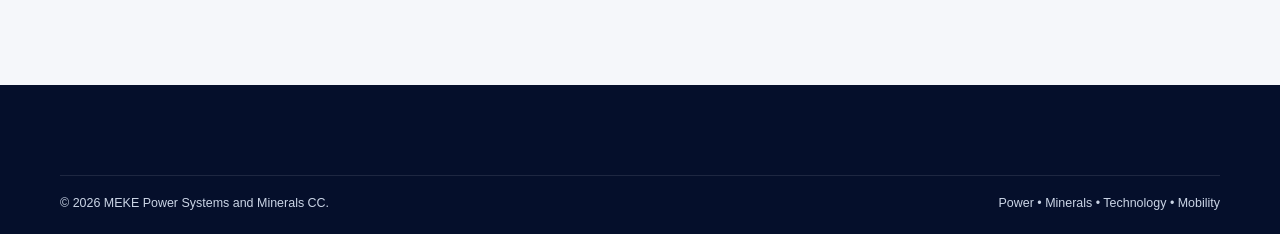
<file: meke_website_v2/services.html>
<!doctype html>
<html lang="en">

<head>
    <meta charset="utf-8">
    <meta name="viewport" content="width=device-width,initial-scale=1">
    <title>Services | MEKE Power Systems and Minerals CC</title>
    <link rel="stylesheet" href="css/style.css">
</head>

<body>
    <header class="navbar">
        <div class="container nav-inner"><a class="brand" href="index.html"><img src="assets/meke-logo.png"
                    alt="MEKE"></a><button class="menu">☰</button>
            <nav class="nav-links"><a href="index.html">Home</a><a href="about.html">About</a><a
                    href="sectors.html">Sectors</a><a href="products.html">Products</a><a class="active"
                    href="services.html">Services</a><a href="contact.html">Contact</a></nav><a class="nav-cta"
                href="quote.html">Request a Quote</a>
        </div>
    </header>
    <section class="page-hero">
        <div class="container"><span class="eyebrow">OUR SERVICES</span>
            <h1>From requirement<br>to supply.</h1>
            <p>MEKE provides sourcing and supply support designed around client specifications, product requirements and
                commercial needs.</p>
        </div>
    </section>
    <section class="section">
        <div class="container">
            <div class="service-list">
                <article class="service">
                    <h3>Strategic Sourcing</h3>
                    <p>We identify suitable suppliers and products based on your required specifications, quantities and
                        commercial needs.</p>
                </article>
                <article class="service">
                    <h3>Product Supply</h3>
                    <p>We supply a wide range of industrial, commercial, technology, automotive, medical and energy
                        products.</p>
                </article>
                <article class="service">
                    <h3>Industrial Procurement</h3>
                    <p>Support for equipment, components, fasteners, machinery and specialised industrial requirements.
                    </p>
                </article>
                <article class="service">
                    <h3>Energy & Power Solutions</h3>
                    <p>Power equipment, electrical products, generation solutions, EV charging and related
                        infrastructure support.</p>
                </article>
                <article class="service">
                    <h3>Mineral Sourcing</h3>
                    <p>Support for mineral sourcing and trading opportunities across selected strategic resources.</p>
                </article>
                <article class="service">
                    <h3>Fuel & Commercial Supply</h3>
                    <p>Fuel sourcing and commercial supply support based on required product specifications and volumes.
                    </p>
                </article>
                <article class="service">
                    <h3>IT Procurement</h3>
                    <p>Business hardware, software, networking equipment and technology infrastructure sourcing.</p>
                </article>
                <article class="service">
                    <h3>Specialised Requests</h3>
                    <p>Have a product not listed in our catalogue? Send the requirement and we will assess sourcing
                        options.</p>
                </article>
            </div>
        </div>
    </section>
    <section class="section alt">
        <div class="container">
            <div class="banner">
                <div><span class="eyebrow">START AN ENQUIRY</span>
                    <h2>Tell us what your business needs.</h2>
                    <p>Our team will review the requirement and come back with the appropriate sourcing or supply route.
                    </p>
                </div><a class="btn btn-gold" href="quote.html">Request a Quote</a>
            </div>
        </div>
    </section>
    <footer class="footer">
        <div class="container copyright"><span>© <span id="year"></span> MEKE Power Systems and Minerals
                CC.</span><span>Power • Minerals • Technology • Mobility</span></div>
    </footer>
    <script src="js/main.js"></script>
</body>

</html>
</file>
<file: meke_website_v2/css/style.css>
:root {
    --navy: #071a49;
    --navy2: #0c2b67;
    --gold: #c58b18;
    --gold2: #e1b449;
    --ink: #101827;
    --muted: #647084;
    --light: #f5f7fa;
    --white: #fff;
    --line: #e5e9ef;
    --shadow: 0 18px 50px rgba(7, 26, 73, .10);
    --radius: 18px
}

* {
    box-sizing: border-box;
    margin: 0;
    padding: 0
}

html {
    scroll-behavior: smooth
}

body {
    font-family: Inter, Segoe UI, Arial, sans-serif;
    color: var(--ink);
    background: #fff;
    line-height: 1.6
}

a {
    text-decoration: none;
    color: inherit
}

img {
    max-width: 100%;
    display: block
}

.container {
    width: min(1160px, 92%);
    margin: auto
}

.topbar {
    background: var(--navy);
    color: #fff;
    font-size: .85rem
}

.topbar .container {
    display: flex;
    justify-content: space-between;
    gap: 20px;
    padding: 8px 0
}

.navbar {
    position: sticky;
    top: 0;
    z-index: 1000;
    background: rgba(255, 255, 255, .96);
    backdrop-filter: blur(12px);
    border-bottom: 1px solid var(--line)
}

.nav-inner {
    min-height: 84px;
    display: flex;
    align-items: center;
    justify-content: space-between;
    gap: 24px
}

.brand img {
    width: 225px;
    height: auto
}

.nav-links {
    display: flex;
    align-items: center;
    gap: 25px;
    font-size: .9rem;
    font-weight: 700;
    color: var(--navy)
}

.nav-links a:hover,
.nav-links a.active {
    color: var(--gold)
}

.nav-cta,
.btn {
    display: inline-flex;
    align-items: center;
    justify-content: center;
    gap: 9px;
    border: 0;
    border-radius: 9px;
    padding: 13px 20px;
    font-weight: 800;
    cursor: pointer;
    transition: .2s
}

.nav-cta,
.btn-gold {
    background: var(--gold);
    color: #fff
}

.nav-cta:hover,
.btn-gold:hover {
    background: #a9760e;
    transform: translateY(-1px)
}

.btn-navy {
    background: var(--navy);
    color: #fff
}

.btn-outline {
    border: 1px solid #d7dce4;
    background: #fff;
    color: var(--navy)
}

.btn:hover {
    transform: translateY(-1px)
}

.menu {
    display: none;
    background: none;
    border: 0;
    font-size: 28px;
    color: var(--navy)
}

.hero {
    position: relative;
    overflow: hidden;
    background: var(--navy);
    color: #fff;
    min-height: 650px
}

.hero:after {
    content: "";
    position: absolute;
    inset: 0;
    background: linear-gradient(90deg, rgba(7, 26, 73, .98) 0%, rgba(7, 26, 73, .91) 40%, rgba(7, 26, 73, .38) 67%, rgba(7, 26, 73, .18) 100%)
}

.hero-bg {
    position: absolute;
    inset: 0;
    width: 100%;
    height: 100%;
    object-fit: cover;
    object-position: right center
}

.hero-content {
    position: relative;
    z-index: 1;
    min-height: 650px;
    display: flex;
    align-items: center
}

.hero-copy {
    max-width: 650px;
    padding: 80px 0
}

.eyebrow {
    display: inline-block;
    color: var(--gold2);
    font-size: .8rem;
    letter-spacing: 2.4px;
    font-weight: 900;
    text-transform: uppercase;
    margin-bottom: 16px
}

.hero h1 {
    font-size: clamp(2.7rem, 5.2vw, 5rem);
    line-height: 1.02;
    letter-spacing: -2px;
    margin-bottom: 22px
}

.hero h1 span {
    color: var(--gold2)
}

.hero p {
    font-size: 1.08rem;
    color: #e8edf7;
    max-width: 600px
}

.hero-actions {
    display: flex;
    gap: 12px;
    flex-wrap: wrap;
    margin-top: 30px
}

.hero .btn-outline {
    background: transparent;
    color: #fff;
    border-color: rgba(255, 255, 255, .45)
}

.trust-strip {
    margin-top: -48px;
    position: relative;
    z-index: 3
}

.trust-grid {
    background: #fff;
    border-radius: 18px;
    box-shadow: var(--shadow);
    display: grid;
    grid-template-columns: repeat(4, 1fr);
    padding: 25px
}

.trust-item {
    padding: 8px 22px;
    border-right: 1px solid var(--line)
}

.trust-item:last-child {
    border-right: 0
}

.trust-item strong {
    display: block;
    color: var(--navy);
    font-size: 1rem
}

.trust-item span {
    font-size: .82rem;
    color: var(--muted)
}

.section {
    padding: 90px 0
}

.section.alt {
    background: var(--light)
}

.section-head {
    max-width: 730px;
    margin-bottom: 42px
}

.section-head.center {
    text-align: center;
    margin-left: auto;
    margin-right: auto
}

.section-head h2 {
    font-size: clamp(2rem, 3.5vw, 3rem);
    line-height: 1.1;
    color: var(--navy);
    margin-bottom: 14px
}

.section-head p {
    color: var(--muted)
}

.gold-line {
    width: 62px;
    height: 4px;
    background: var(--gold);
    margin: 18px 0
}

.center .gold-line {
    margin: 18px auto
}

.sector-grid {
    display: grid;
    grid-template-columns: repeat(4, 1fr);
    gap: 18px
}

.card {
    background: #fff;
    border: 1px solid var(--line);
    border-radius: var(--radius);
    padding: 27px;
    box-shadow: 0 8px 30px rgba(7, 26, 73, .05)
}

.sector-card {
    min-height: 220px;
    position: relative;
    overflow: hidden;
    transition: .25s
}

.sector-card:hover {
    transform: translateY(-5px);
    box-shadow: var(--shadow);
    border-color: #d8b45e
}

.sector-icon {
    width: 48px;
    height: 48px;
    border-radius: 12px;
    background: #f8f0df;
    color: var(--gold);
    display: grid;
    place-items: center;
    font-size: 23px;
    margin-bottom: 22px
}

.sector-card h3 {
    color: var(--navy);
    font-size: 1.08rem;
    margin-bottom: 8px
}

.sector-card p {
    font-size: .9rem;
    color: var(--muted)
}

.sector-card a {
    display: inline-block;
    margin-top: 18px;
    color: var(--gold);
    font-weight: 800;
    font-size: .85rem
}

.split {
    display: grid;
    grid-template-columns: 1fr 1fr;
    gap: 60px;
    align-items: center
}

.about-panel {
    background: var(--navy);
    color: #fff;
    border-radius: 24px;
    padding: 44px;
    position: relative;
    overflow: hidden
}

.about-panel:before {
    content: "M";
    position: absolute;
    font-size: 240px;
    font-weight: 900;
    right: -20px;
    bottom: -100px;
    color: rgba(255, 255, 255, .04)
}

.about-panel h3 {
    font-size: 2rem;
    margin-bottom: 15px
}

.about-panel p {
    color: #dce4f3
}

.checklist {
    display: grid;
    gap: 14px;
    margin-top: 25px
}

.check {
    display: flex;
    gap: 12px;
    align-items: flex-start
}

.check b {
    color: var(--gold)
}

.stats {
    display: grid;
    grid-template-columns: repeat(4, 1fr);
    gap: 16px;
    margin-top: 30px
}

.stat {
    border-top: 3px solid var(--gold);
    padding-top: 14px
}

.stat strong {
    font-size: 1.7rem;
    color: var(--navy);
    display: block
}

.stat span {
    font-size: .82rem;
    color: var(--muted)
}

.product-grid {
    display: grid;
    grid-template-columns: repeat(3, 1fr);
    gap: 20px
}

.product-card {
    overflow: hidden;
    padding: 0;
    display: flex;
    flex-direction: column
}

.product-visual {
    height: 190px;
    background: linear-gradient(135deg, #eef2f7, #fff);
    display: grid;
    place-items: center;
    color: var(--navy);
    font-size: 54px;
    border-bottom: 1px solid var(--line)
}

.product-body {
    padding: 23px
}

.product-meta {
    display: flex;
    justify-content: space-between;
    gap: 12px;
    align-items: center;
    margin-bottom: 10px
}

.tag {
    font-size: .72rem;
    font-weight: 900;
    letter-spacing: .8px;
    text-transform: uppercase;
    color: var(--gold)
}

.availability {
    font-size: .72rem;
    font-weight: 800
}

.available {
    color: #16764b
}

.request {
    color: #b06d00
}

.unavailable {
    color: #9b3a3a
}

.product-body h3 {
    color: var(--navy);
    font-size: 1.1rem
}

.product-body p {
    font-size: .86rem;
    color: var(--muted);
    margin: 7px 0 17px
}

.product-actions {
    display: flex;
    gap: 9px;
    flex-wrap: wrap
}

.product-actions .btn {
    padding: 10px 13px;
    font-size: .8rem
}

.filters {
    display: flex;
    gap: 10px;
    flex-wrap: wrap;
    margin-bottom: 30px
}

.filter {
    border: 1px solid var(--line);
    background: #fff;
    border-radius: 999px;
    padding: 9px 15px;
    font-weight: 800;
    color: var(--navy);
    cursor: pointer
}

.filter.active,
.filter:hover {
    background: var(--navy);
    color: #fff;
    border-color: var(--navy)
}

.banner {
    background: linear-gradient(120deg, var(--navy), var(--navy2));
    color: #fff;
    border-radius: 24px;
    padding: 50px;
    display: flex;
    align-items: center;
    justify-content: space-between;
    gap: 30px
}

.banner h2 {
    font-size: 2.2rem;
    line-height: 1.1
}

.banner p {
    color: #dbe5f5;
    margin-top: 10px;
    max-width: 650px
}

.page-hero {
    background: linear-gradient(120deg, var(--navy), #0f397d);
    color: #fff;
    padding: 80px 0
}

.page-hero h1 {
    font-size: clamp(2.5rem, 5vw, 4rem);
    line-height: 1.05
}

.page-hero p {
    max-width: 720px;
    color: #dce5f3;
    margin-top: 15px
}

.service-list {
    display: grid;
    grid-template-columns: repeat(2, 1fr);
    gap: 18px
}

.service {
    padding: 25px;
    border: 1px solid var(--line);
    border-radius: 16px;
    background: #fff
}

.service h3 {
    color: var(--navy);
    margin-bottom: 8px
}

.service p {
    color: var(--muted);
    font-size: .9rem
}

.form-wrap {
    max-width: 900px;
    margin: auto;
    background: #fff;
    border: 1px solid var(--line);
    border-radius: 22px;
    padding: 35px;
    box-shadow: var(--shadow)
}

.form-grid {
    display: grid;
    grid-template-columns: 1fr 1fr;
    gap: 18px
}

.field {
    display: grid;
    gap: 7px
}

.field.full {
    grid-column: 1/-1
}

.field label {
    font-size: .84rem;
    font-weight: 800;
    color: var(--navy)
}

.field input,
.field select,
.field textarea {
    width: 100%;
    padding: 13px 14px;
    border: 1px solid #d9dfe7;
    border-radius: 9px;
    font: inherit;
    outline: none
}

.field input:focus,
.field select:focus,
.field textarea:focus {
    border-color: var(--gold);
    box-shadow: 0 0 0 3px rgba(197, 139, 24, .12)
}

.field textarea {
    min-height: 140px;
    resize: vertical
}

.form-note {
    font-size: .78rem;
    color: var(--muted);
    margin-top: 12px
}

.contact-grid {
    display: grid;
    grid-template-columns: .8fr 1.2fr;
    gap: 28px
}

.contact-card {
    background: var(--navy);
    color: #fff;
    border-radius: 22px;
    padding: 35px
}

.contact-card h3 {
    font-size: 1.8rem;
    margin-bottom: 15px
}

.contact-row {
    display: flex;
    gap: 14px;
    padding: 16px 0;
    border-bottom: 1px solid rgba(255, 255, 255, .12)
}

.contact-row:last-child {
    border-bottom: 0
}

.contact-row b {
    color: var(--gold2);
    display: block
}

.footer {
    background: #050f2b;
    color: #cbd5e6;
    padding: 55px 0 20px
}

.footer-grid {
    display: grid;
    grid-template-columns: 1.4fr 1fr 1fr 1fr;
    gap: 40px
}

.footer h4 {
    color: #fff;
    margin-bottom: 15px
}

.footer p,
.footer li {
    font-size: .84rem;
    color: #aebbd0
}

.footer ul {
    list-style: none;
    display: grid;
    gap: 8px
}

.footer a:hover {
    color: var(--gold2)
}

.footer-brand img {
    width: 240px;
    filter: brightness(0) invert(1);
    margin-bottom: 16px
}

.copyright {
    border-top: 1px solid rgba(255, 255, 255, .1);
    margin-top: 35px;
    padding-top: 18px;
    font-size: .78rem;
    display: flex;
    justify-content: space-between;
    gap: 15px
}

.quote-success {
    display: none;
    margin-top: 20px;
    background: #edf9f2;
    border: 1px solid #b9e5c9;
    color: #14663d;
    padding: 15px;
    border-radius: 10px
}

.empty {
    text-align: center;
    padding: 50px;
    color: var(--muted)
}

@media(max-width:950px) {
    .nav-links {
        display: none;
        position: absolute;
        left: 0;
        right: 0;
        top: 84px;
        background: #fff;
        padding: 20px;
        flex-direction: column;
        align-items: flex-start;
        border-bottom: 1px solid var(--line)
    }

    .nav-links.open {
        display: flex
    }

    .menu {
        display: block
    }

    .nav-cta {
        display: none
    }

    .sector-grid {
        grid-template-columns: repeat(2, 1fr)
    }

    .product-grid {
        grid-template-columns: repeat(2, 1fr)
    }

    .trust-grid {
        grid-template-columns: repeat(2, 1fr);
        gap: 15px
    }

    .trust-item:nth-child(2) {
        border-right: 0
    }

    .trust-item:nth-child(-n+2) {
        border-bottom: 1px solid var(--line);
        padding-bottom: 15px
    }

    .split,
    .contact-grid {
        grid-template-columns: 1fr
    }

    .footer-grid {
        grid-template-columns: 1fr 1fr
    }

    .hero {
        min-height: 600px
    }

    .hero-content {
        min-height: 600px
    }
}

@media(max-width:620px) {
    .topbar .container {
        flex-direction: column;
        gap: 2px
    }

    .nav-inner {
        min-height: 72px
    }

    .brand img {
        width: 180px
    }

    .nav-links {
        top: 72px
    }

    .hero-copy {
        padding: 55px 0
    }

    .hero h1 {
        letter-spacing: -1px
    }

    .section {
        padding: 65px 0
    }

    .sector-grid,
    .product-grid,
    .service-list,
    .form-grid,
    .footer-grid {
        grid-template-columns: 1fr
    }

    .field.full {
        grid-column: auto
    }

    .trust-grid {
        grid-template-columns: 1fr
    }

    .trust-item {
        border-right: 0 !important;
        border-bottom: 1px solid var(--line);
        padding: 12px 10px !important
    }

    .trust-item:last-child {
        border-bottom: 0
    }

    .banner {
        padding: 30px;
        flex-direction: column;
        align-items: flex-start
    }

    .banner h2 {
        font-size: 1.8rem
    }

    .copyright {
        flex-direction: column
    }
}
</file>
